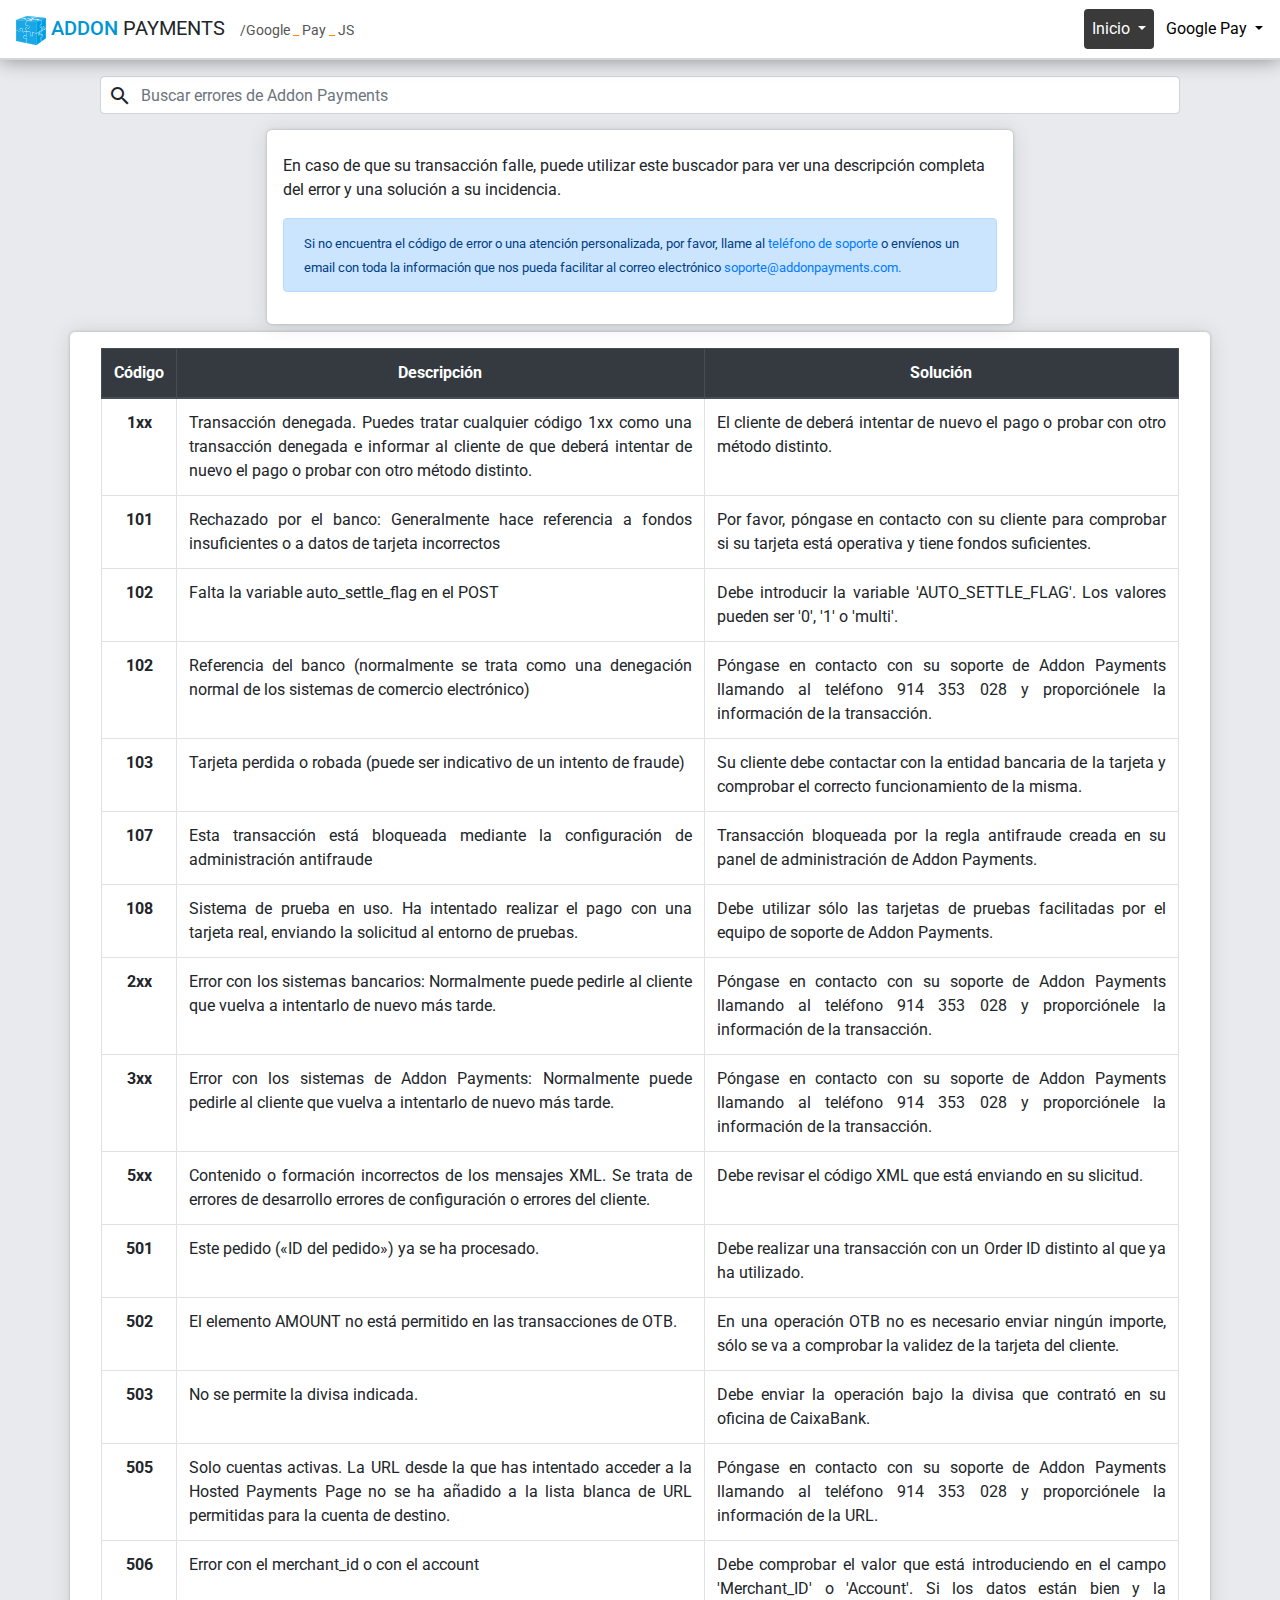
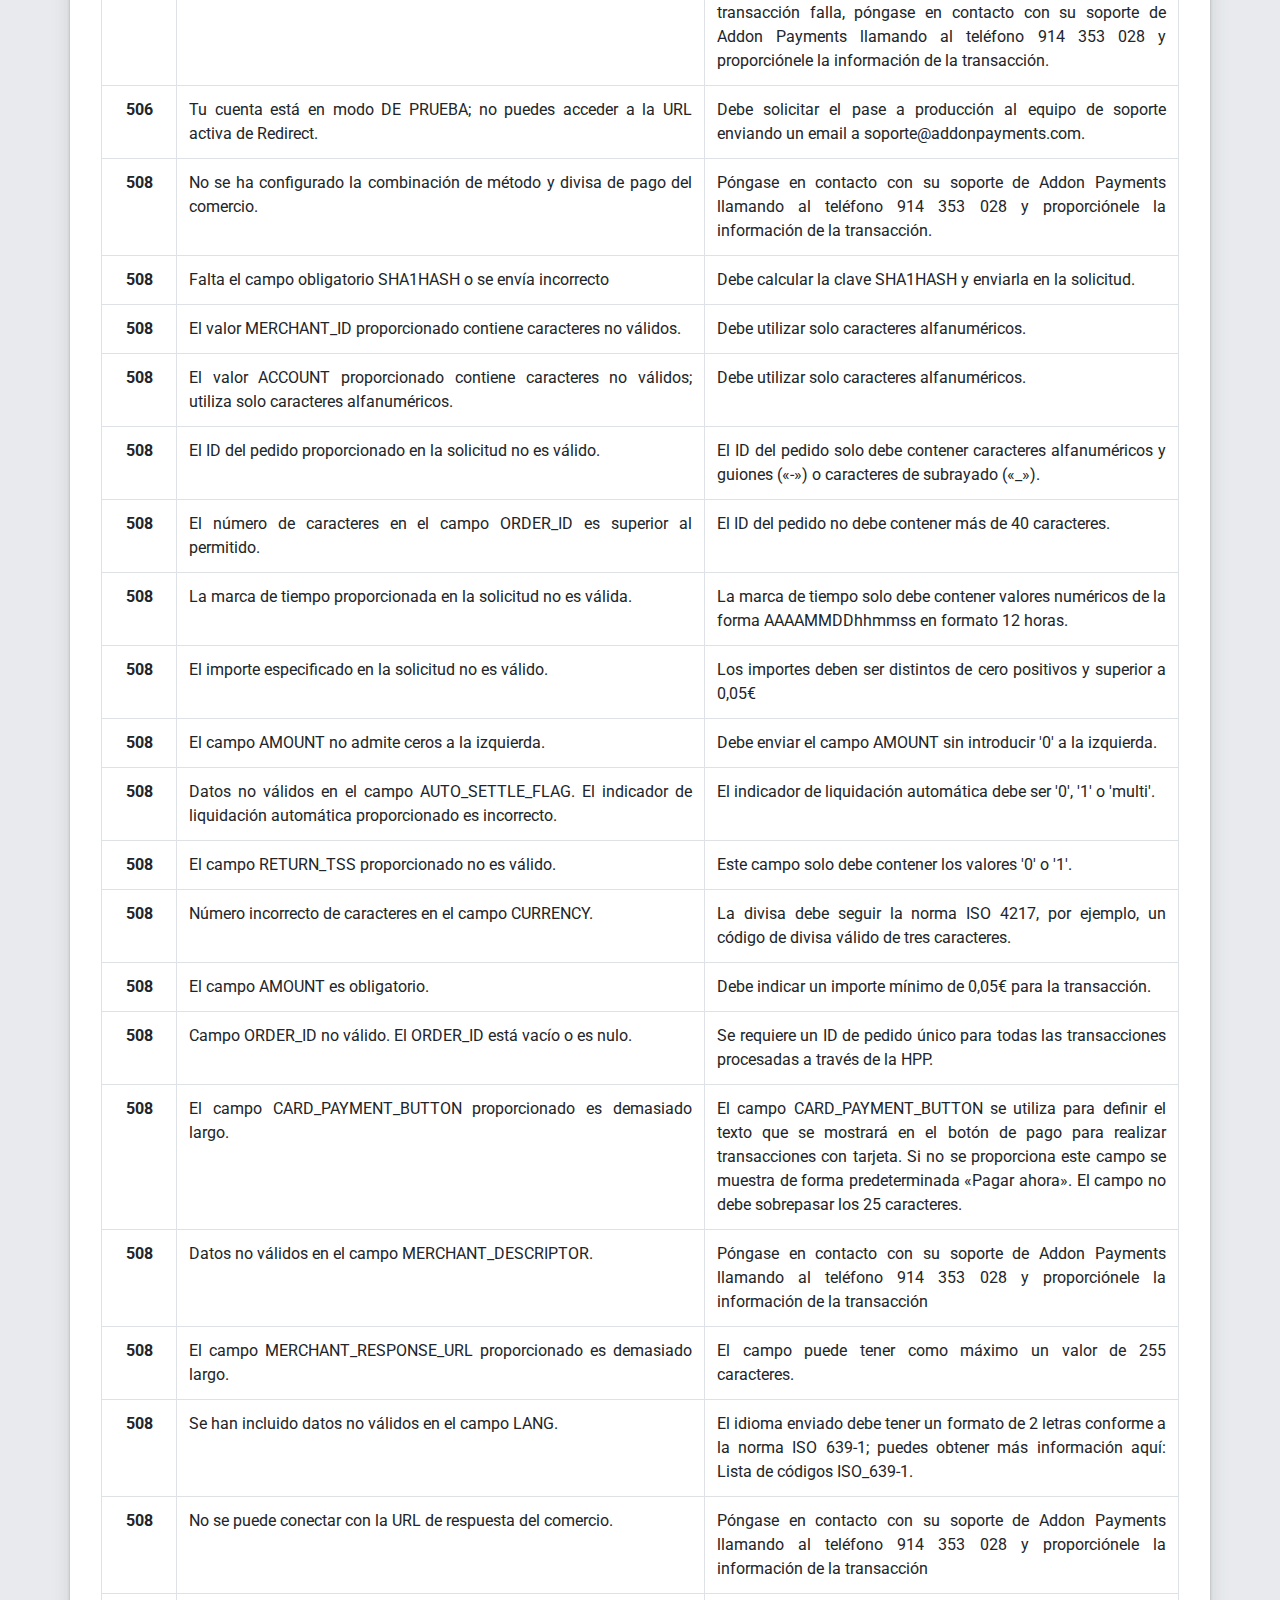
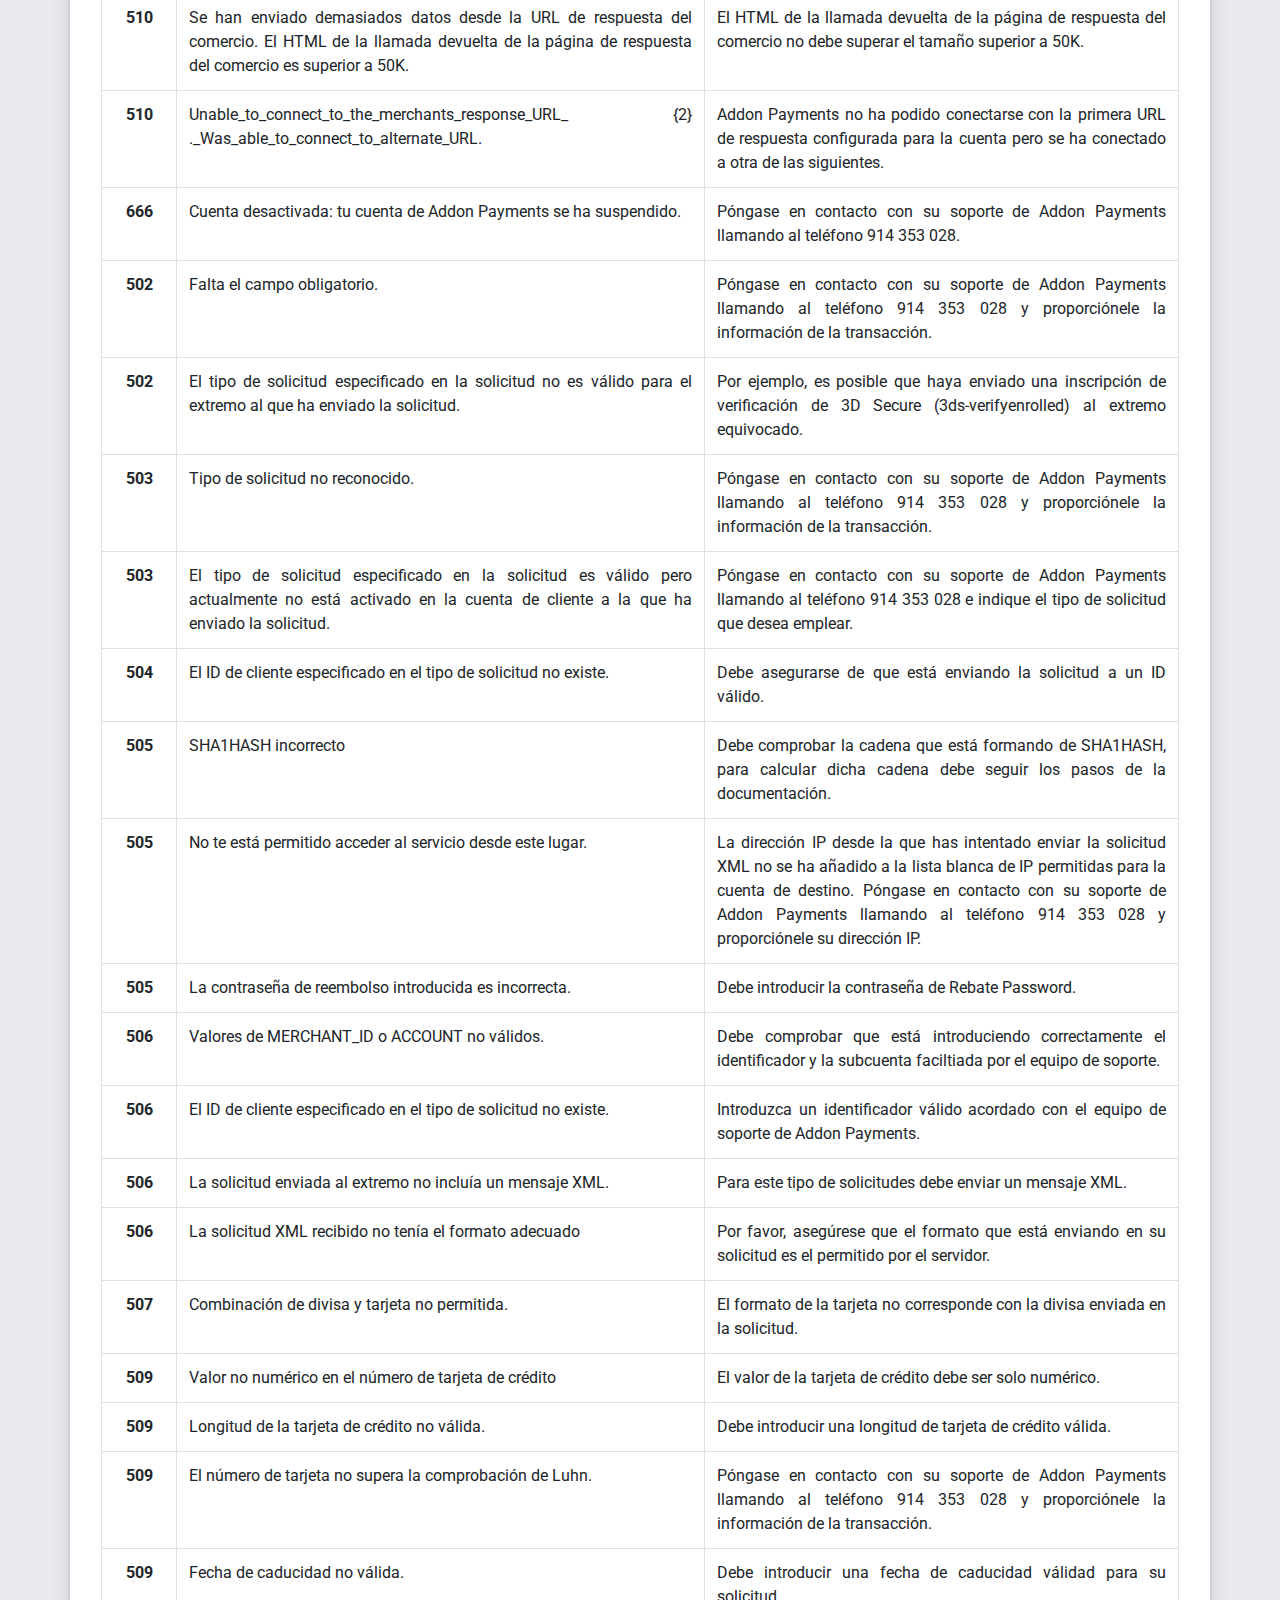
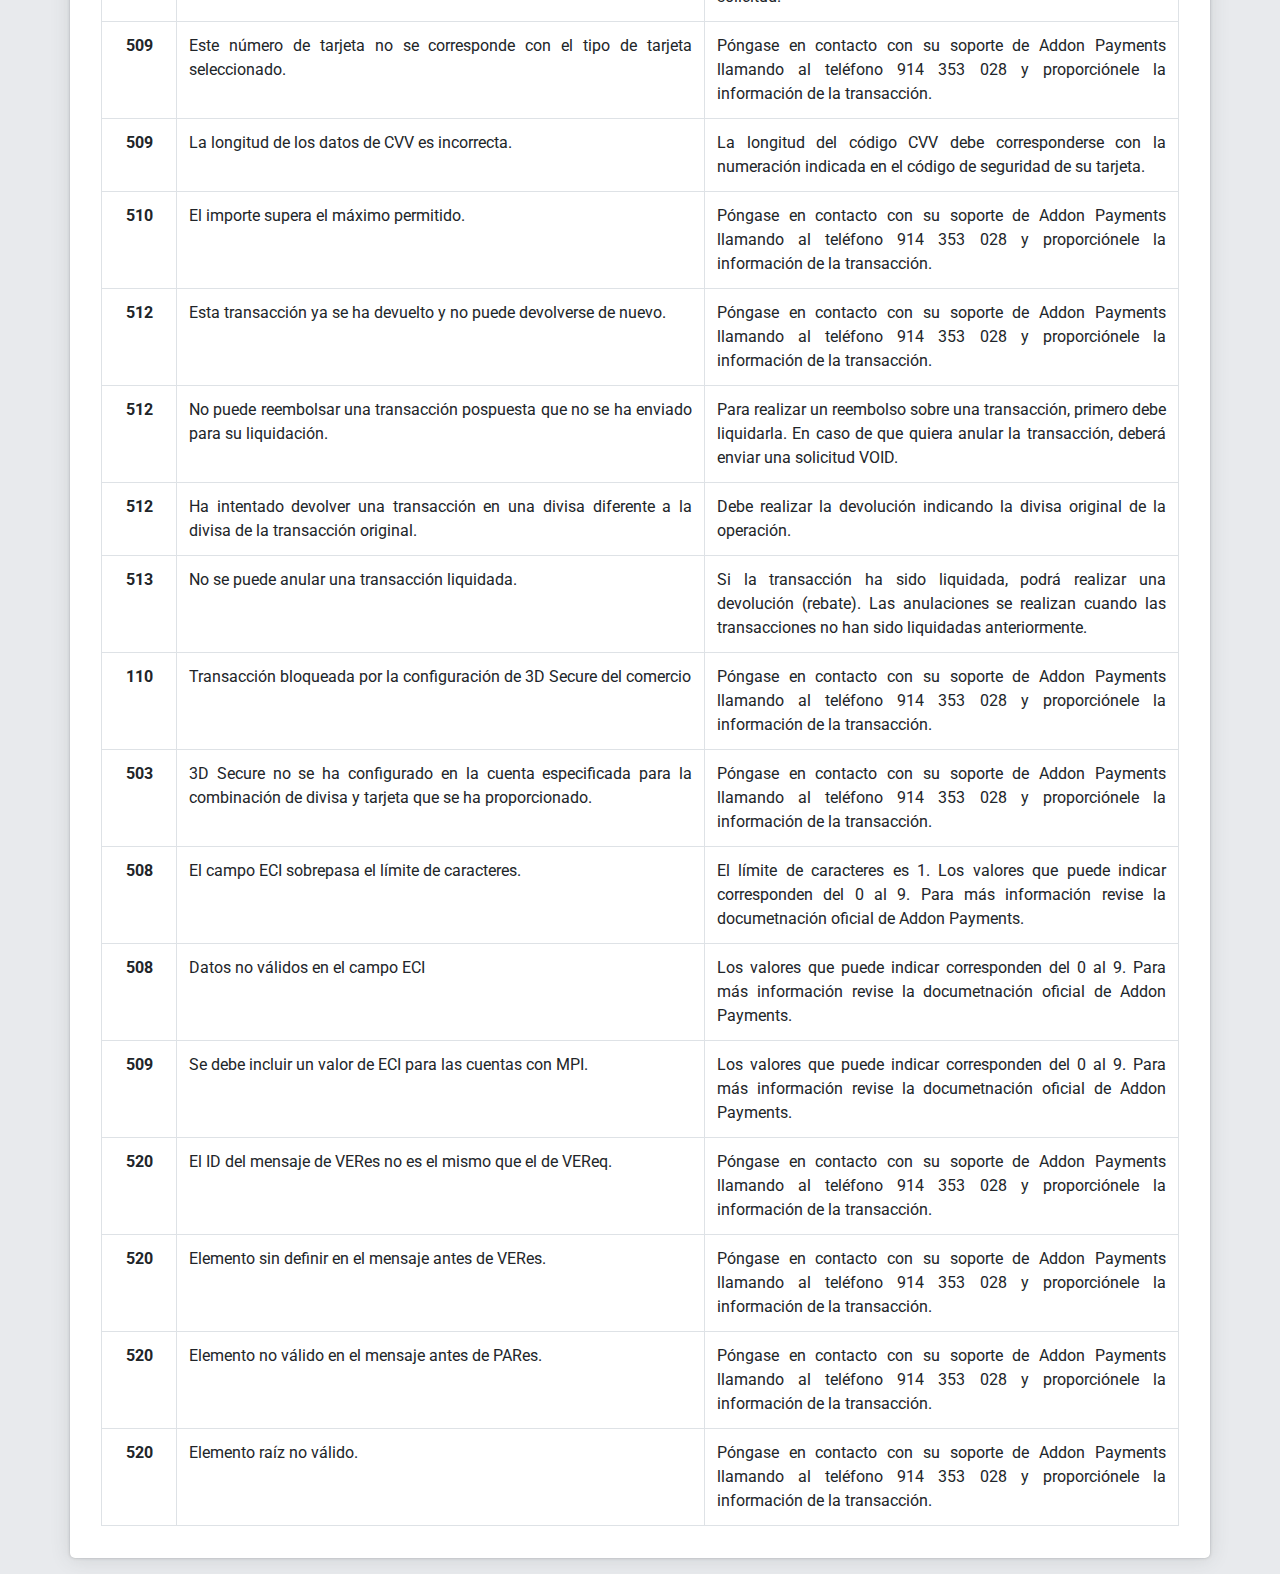
<file: test/operativa/errores.html>
<!DOCTYPE html>
<html>
    <head>
        <meta charset="UTF-8">
        <meta name="viewport" content="width=device-width, initial-scale=1">
        <meta name="author" content="Víctor Cantera">
        <link rel="icon" href="../assets/img/comercia_ico.png" type="image/x-icon"/ >
        <title>Addon Payments Google Pay</title>

        <!-- Bootstrap 4.3.1 -->
        <link rel="stylesheet" href="https://stackpath.bootstrapcdn.com/bootstrap/4.3.1/css/bootstrap.min.css" integrity="sha384-ggOyR0iXCbMQv3Xipma34MD+dH/1fQ784/j6cY/iJTQUOhcWr7x9JvoRxT2MZw1T" crossorigin="anonymous">

        <!-- CSS -->
        <link rel="stylesheet" href="../assets/css/style.css">

        <!-- Iconos -->
        <link href="https://fonts.googleapis.com/icon?family=Material+Icons" rel="stylesheet">
    </head>
    <body>
        <!-- NAVBAR -->
        <nav class="navbar navbar-expand-lg navbar-light navbar-rpdc mb-3">
            <a class="navbar-brand">
                <img src="../assets/img/log2.svg" width="30" height="30" class="img-fluid" alt="Logo Addon Payments">
                <span class="addonNav">ADDON</span> <span>PAYMENTS</span>
                <span class="d-none d-sm-none d-lg-inline d-xl-inline sdkNav">
                    <span>
                        /Google
                        <span class="barraNav">_</span>
                        Pay
                        <span class="barraNav">_</span>
                        JS
                    </span>
                </span>

            <button class="navbar-toggler" type="button" data-toggle="collapse" data-target="#navbarNav" aria-controls="navbarNav">
                <span class="navbar-toggler-icon"></span>
            </button>
          </a>
            <div class="collapse navbar-collapse" id="navbarNav">
                <ul class="navbar-nav ml-auto pl-2 pr-2">
                    <li class="nav-item ml-1 dropdown">
                        <a class="nav-link pl-2 dropdown-toggle active" href="#" id="inicio" role="button" data-toggle="dropdown" aria-haspopup="true" aria-expanded="false">
                            Inicio
                        </a>
                        <div class="dropdown-menu dropdown-menu-right" aria-labelledby="navbarDropdown">
                            <a class="dropdown-item pl-2" href="../index.html">Índice</a>
                            <a class="dropdown-item pl-2 active" href="#">Errores de Addon Payments</a>
                            <a class="dropdown-item pl-2" href="informe.html">Convertir informe</a>
                        </div>
                    </li>
                    <li class="nav-item ml-1 dropdown">
                        <a class="nav-link pl-2 dropdown-toggle" href="#" id="01-Pagos_con_tarjeta" role="button" data-toggle="dropdown" aria-haspopup="true" aria-expanded="false">
                            Google Pay
                        </a>
                        <div class="dropdown-menu dropdown-menu-right" aria-labelledby="navbarDropdown">
                            <a class="dropdown-item pl-2" href="google/googlepay.html">Operación Google Pay JS</a>
                        </div>
                    </li>
                </ul>
            </div>
        </nav>
        <!-- /NAVBAR -->

		<div class="container mb-3">
			<div class="row">
				<span class="col-lg-12">
		            <div class="">
		                <div class="col-lg-12 inner-addon left-addon">
		                    <i class="icono material-icons">search</i>
		                    <input type="text" id="buscar" placeholder="Buscar errores de Addon Payments" class="form-control">
		                </div>
		            </div>
		        </span>

	        </div>
	    </div>

        <div class="container-fluid col-lg-7 col-11 formulario p-3 mb-2 pt-4" id="desc" style="background-color: white;">
            <div>
                <p class="text-left">
                    En caso de que su transacción falle, puede utilizar este buscador para ver una descripción completa del error y una solución a su incidencia.
                </p>

                <div>
                    <p class="alert alert-primary">
                        <small>
                            Si no encuentra el código de error o una atención personalizada, por favor, llame al <a target="_blank" href="tel:914353028">teléfono de soporte</a> o envíenos un email con toda la información que nos pueda facilitar al correo electrónico <a target="_blank" href="mailto:soporte@addonpayments.com">soporte@addonpayments.com.</a>
                        </small>
                    </p>
                </div>
            </div>
        </div>
		
		<div class="container formulario" style="background-color: white;">
			<div class="p-lg-3 pb-3 mb-3 pt-4">
                <table class="table table-hover table-responsive-sm table-bordered">
                    <thead class="thead-dark">
                        <tr>
                          <th class="text-center"> Código</th>
                          <th class="text-center">Descripción</th>
                          <th class="text-center">Solución</th>
                        </tr>
                    </thead>
                    <tbody id="result">
                    </tbody>
                </table>
			</div>
		</div>



  		<script src="https://cdnjs.cloudflare.com/ajax/libs/jquery/3.3.1/jquery.min.js"></script>
        <script src="https://cdnjs.cloudflare.com/ajax/libs/popper.js/1.14.7/umd/popper.min.js"></script>
        <script src="https://stackpath.bootstrapcdn.com/bootstrap/4.3.1/js/bootstrap.min.js"></script>

    	<script>
        	$(document).ready(function(){
        		$.ajaxSetup({ cache: false });
        		$('#result').ready(function(){
         			$('#result').html('');
        			var expresion = new RegExp(buscar, "i");
        			$.getJSON('datos.json', function(data) {
        				var datos = data;
        				$.each(data, function(key, value){
            				if (value.codigo.search(expresion) != -1 || value.descripcion.search(expresion) != -1){
             					$('#result').append('<tr><th class="text-center">'+value.codigo+'</th><td class="text-justify">'+value.descripcion+'</td><td class="text-justify">'+value.solucion+'</td></tr>');
            				}

           				}); 

           				consoledatos(data);

          			});
         		});
        	});

        	function consoledatos(data){
				$('#buscar').keyup(function(){
		 			$('#result').html('');
		 			var buscar = $('#buscar').val();
					var expresion = new RegExp(buscar, "i");

					$.each(data, function(key, value){
	    				if (value.codigo.search(expresion) != -1 || value.descripcion.search(expresion) != -1){
	     					$('#result').append('<tr><th class="text-center">'+value.codigo+'</th><td class="text-justify">'+value.descripcion+'</td><td class="text-justify">'+value.solucion+'</td></tr>');
                        }
	   				});

                    if ( $('#buscar').val() === '' ) {
                        $('#desc').fadeIn( "fast" );
                    } else {
                        $('#desc').fadeOut( "fast" );
                    }

                    // En caso de que no haya ningún resultado mostrar un mensaje de aviso
                    if ( $('#result').html() === '' ) {
                        $('#result').html('<tr class="text-center"><td>--</td><td>No hay resultados para valor introducido.</td><td>--</td></tr>');
                    }

		 		});
        	}
        </script>

		
    </body>
</html>
</file>
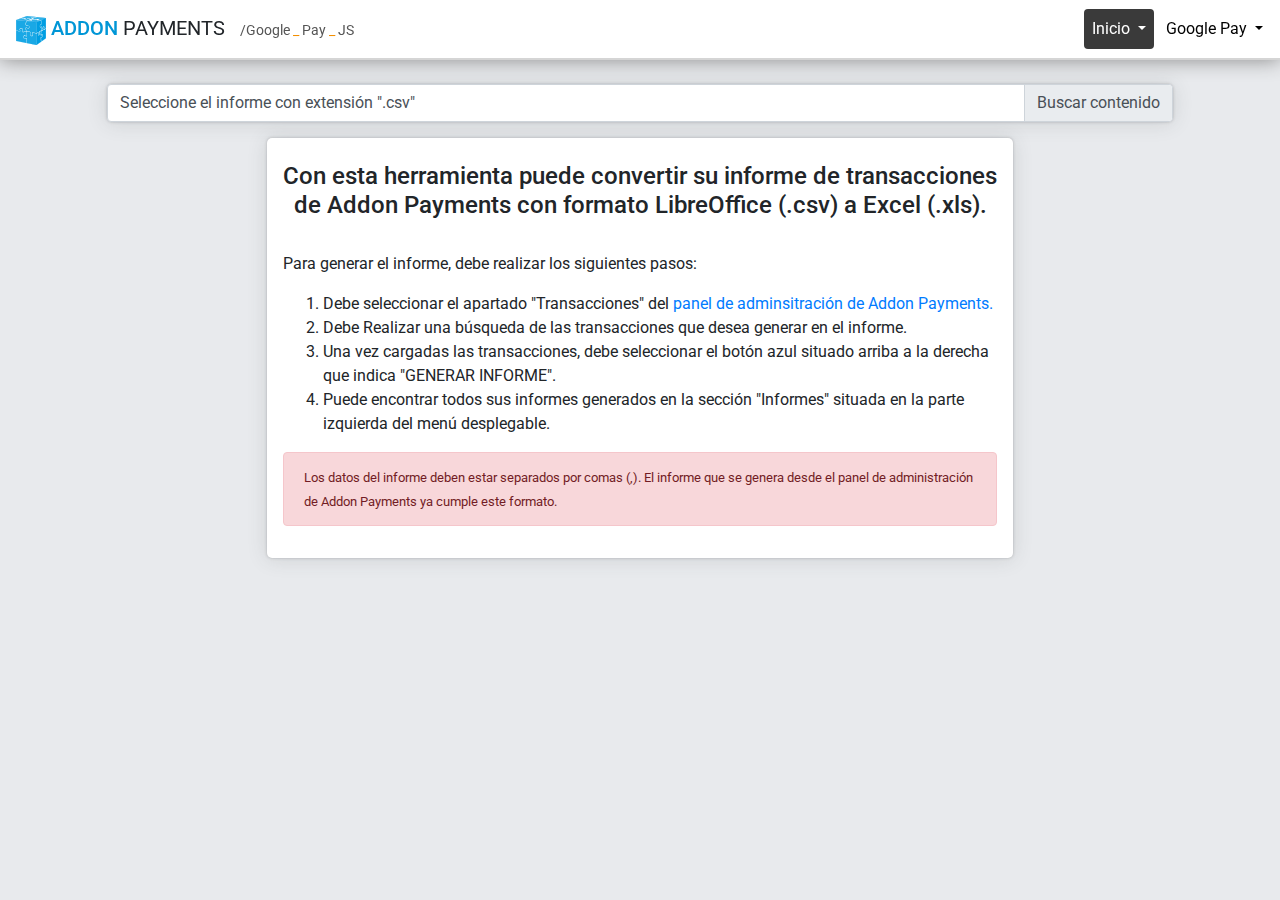
<file: test/operativa/informe.html>
<!DOCTYPE html>
<html>
    <head>
        <meta charset="UTF-8">
        <meta name="viewport" content="width=device-width, initial-scale=1">
        <meta name="author" content="Víctor Cantera">
        <link rel="icon" href="../assets/img/comercia_ico.png" type="image/x-icon"/ >
        <title>Convertir Informe de CSV a Excel</title>

        <!-- Bootstrap 4.3.1 -->
        <link rel="stylesheet" href="https://stackpath.bootstrapcdn.com/bootstrap/4.3.1/css/bootstrap.min.css" integrity="sha384-ggOyR0iXCbMQv3Xipma34MD+dH/1fQ784/j6cY/iJTQUOhcWr7x9JvoRxT2MZw1T" crossorigin="anonymous">

        <!-- CSS -->
        <link rel="stylesheet" href="../assets/css/style.css">

        <!-- Iconos -->
        <link href="https://fonts.googleapis.com/icon?family=Material+Icons" rel="stylesheet">
    </head>
    <body>
        <!-- NAVBAR -->
        <nav class="navbar navbar-expand-lg navbar-light navbar-rpdc mb-3">
            <a class="navbar-brand">
                <img src="../assets/img/log2.svg" width="30" height="30" class="img-fluid" alt="Logo Addon Payments">
                <span class="addonNav">ADDON</span> <span>PAYMENTS</span>
                <span class="d-none d-sm-none d-lg-inline d-xl-inline sdkNav">
                    <span>
                        /Google
                        <span class="barraNav">_</span>
                        Pay
                        <span class="barraNav">_</span>
                        JS
                    </span>
                </span>

            <button class="navbar-toggler" type="button" data-toggle="collapse" data-target="#navbarNav" aria-controls="navbarNav">
                <span class="navbar-toggler-icon"></span>
            </button>
          </a>
            <div class="collapse navbar-collapse" id="navbarNav">
                <ul class="navbar-nav ml-auto pl-2 pr-2">
                    <li class="nav-item ml-1 dropdown">
                        <a class="nav-link pl-2 dropdown-toggle active" href="#" id="inicio" role="button" data-toggle="dropdown" aria-haspopup="true" aria-expanded="false">
                            Inicio
                        </a>
                        <div class="dropdown-menu dropdown-menu-right" aria-labelledby="navbarDropdown">
                            <a class="dropdown-item pl-2" href="../index.html">Índice</a>
                            <a class="dropdown-item pl-2" href="errores.html">Errores de Addon Payments Tarjeta</a>
                            <a class="dropdown-item pl-2 active" href="#">Convertir informe</a>
                        </div>
                    </li>
                    <li class="nav-item ml-1 dropdown">
                        <a class="nav-link pl-2 dropdown-toggle" href="#" id="01-Pagos_con_tarjeta" role="button" data-toggle="dropdown" aria-haspopup="true" aria-expanded="false">
                            Google Pay
                        </a>
                        <div class="dropdown-menu dropdown-menu-right" aria-labelledby="navbarDropdown">
                            <a class="dropdown-item pl-2" href="googlepay/googlepay.html">Operación Google Pay JS</a>
                        </div>
                    </li>
                </ul>
            </div>
        </nav>
        <!-- /NAVBAR -->

		<div class="container-fluid">
			<div class="row">

				<div class="col-lg-12">
					<div class="row justify-content-around">
						<div class="custom-file col-lg-10 mb-3 m-2 formulario" id="customFile">
						  <input type="file" class="custom-file-input" id="csvFileInput" onchange="handleFiles(this.files)" accept=".csv">
						  <label class="custom-file-label">Seleccione el informe con extensión ".csv"</label>
						</div>
					</div>
				</div>

				<br>

                <div class="container-fluid col-lg-7 col-11 formulario p-3 mb-2 pt-4" id="desc" style="background-color: white;">
                    <div>
                        <h4 style="display: block;" class="text-center">
                            Con esta herramienta puede convertir su informe de transacciones de Addon Payments con formato LibreOffice (.csv) a Excel (.xls).
                        </h4>
                        <br>
                        <p class="text-left">
                            Para generar el informe, debe realizar los siguientes pasos:
                            <ul class="text-left" style="list-style: decimal;">
                                <li>
                                    Debe seleccionar el apartado "Transacciones" del <a target="_blank" href="https://admin.sandbox.addonpayments.com">panel de adminsitración de Addon Payments.</a>
                                </li>
                                <li>
                                   Debe Realizar una búsqueda de las transacciones que desea generar en el informe.
                                </li>
                                <li>
                                   Una vez cargadas las transacciones, debe seleccionar el botón azul situado arriba a la derecha que indica "GENERAR INFORME".
                                </li>
                                <li>
                                   Puede encontrar todos sus informes generados en la sección "Informes" situada en la parte izquierda del menú desplegable.
                                </li>
                            </ul>

                            <div>
                                <p class="alert alert-danger">
                                    <small>
                                        Los datos del informe deben estar separados por comas (,). El informe que se genera desde el panel de administración de Addon Payments ya cumple este formato.
                                    </small>
                                </p>
                            </div>
                        </p>
                    </div>
                </div>

				<div class="container-fluid col-lg-10 col-11 formulario mb-2" id="info" style="background-color: white;">
					<div class="p-2 pt-4">

                        <div class="col-lg-12 mb-4">
                            <div class="row">

                                <div class="col-lg-9 text-center d-flex align-content-around flex-wrap">
                                    <h5>Se han encontrado <span id="datosMostrar"></span> transacciones</h5>
                                </div>

                                <div class="col-lg-3">
                                    <div id="btnEx">
                                        <button id="btnExport" class="btn btn-success btn-block" onclick="fnExcelReport();">Exportar a excel</button>
                                    </div>
                                </div>
                            </div>
                        </div>

                        <div id="tabla" style="border: 1px solid #00000040; border-bottom: 0px;"></div>

					</div>

				</div>

			</div>
			<iframe id="txtArea1" style="display:none"></iframe>
		</div>



  		<script src="https://cdnjs.cloudflare.com/ajax/libs/jquery/3.3.1/jquery.min.js"></script>
        <script src="https://cdnjs.cloudflare.com/ajax/libs/popper.js/1.14.7/umd/popper.min.js"></script>
        <script src="https://stackpath.bootstrapcdn.com/bootstrap/4.3.1/js/bootstrap.min.js"></script>

    	<script>
            $('#info').hide();

			function handleFiles(files) {
            	// Check for the various File API support.
            	if (window.FileReader) {
                	// FileReader are supported.
                	getAsText(files[0]);
            	} else {
                	alert('FileReader no está soportado por este navegador.');
            	}
            }

            function getAsText(fileToRead) {
            	var reader = new FileReader();
            	// Read file into memory as UTF-8      
            	reader.readAsText(fileToRead);
            	// Handle errors load
            	reader.onload = loadHandler;
            	reader.onerror = errorHandler;
            }

            function loadHandler(event) {
             	var csv = event.target.result;
            	processData(csv);
            }

            function processData(csv) {
                var datos = csv.split(/\r?\n|\r/);
                var table_data = '<table id="tabla2" class="text-center table-striped table table-hover table-responsive table-responsive-sm table-bordered table-sm">';
                $('#datosMostrar').html(datos.length - 2);
                for(var count = 0; count<datos.length; count++){
                    var cell_data = datos[count].split(',');
                    table_data += '<tr>';

                    for(var cell_count=0; cell_count<cell_data.length; cell_count++){
                        if(count === 0){
                            table_data += '<th>'+cell_data[cell_count]+'</th>';
                        }else{
                            table_data += '<td>'+cell_data[cell_count].replace(/"/g, '')+'</td>';
                        }
                    }
                    table_data += '</tr>';
                }

                table_data += '</table>';

                $('#tabla').html(table_data);

                $('#info').css('display', 'block');
                $('#desc').css('display', 'none');

            }

            function errorHandler(evt) {
            	if(evt.target.error.name == "NotReadableError") {
                	alert("Canno't read file !");
            	}
            }

			function fnExcelReport(){
			    var tab_text="<table><tr>";
			    var textRange; var j=0;
			    tab = document.getElementById('tabla2'); // ID de la tabla

			    for(j = 0 ; j < tab.rows.length ; j++){     
			    	tab_text=tab_text+tab.rows[j].innerHTML+"</tr>";
			    }

			    tab_text=tab_text+"</table>";
			    tab_text= tab_text.replace(/<A[^>]*>|<\/A>/g, ""); // En caso de que hubieran enlaces los eliminamos
			    tab_text= tab_text.replace(/<img[^>]*>/gi,""); // En caso de que hubieran imágenes las eliminamos
			    tab_text= tab_text.replace(/<input[^>]*>|<\/input>/gi, ""); // Eliminamos los parámetros de los inputs

			    var ua = window.navigator.userAgent;
			    var msie = ua.indexOf("MSIE "); 

			    if (msie > 0 || !!navigator.userAgent.match(/Trident.*rv\:11\./)) { // Si es Internet Explorer
			        txtArea1.document.open("txt/html","replace");
			        txtArea1.document.write(tab_text);
			        txtArea1.document.close();
			        txtArea1.focus(); 
			        sa=txtArea1.document.execCommand("SaveAs",true,"Reporte.xls");
			    } else { // Otros navegadores
			        sa = window.open('data:application/vnd.ms-excel;charset=utf-8,%EF%BB%BF'+ encodeURIComponent(tab_text));  
			    }

				return (sa);
			}

		</script>

		
    </body>
</html>
</file>
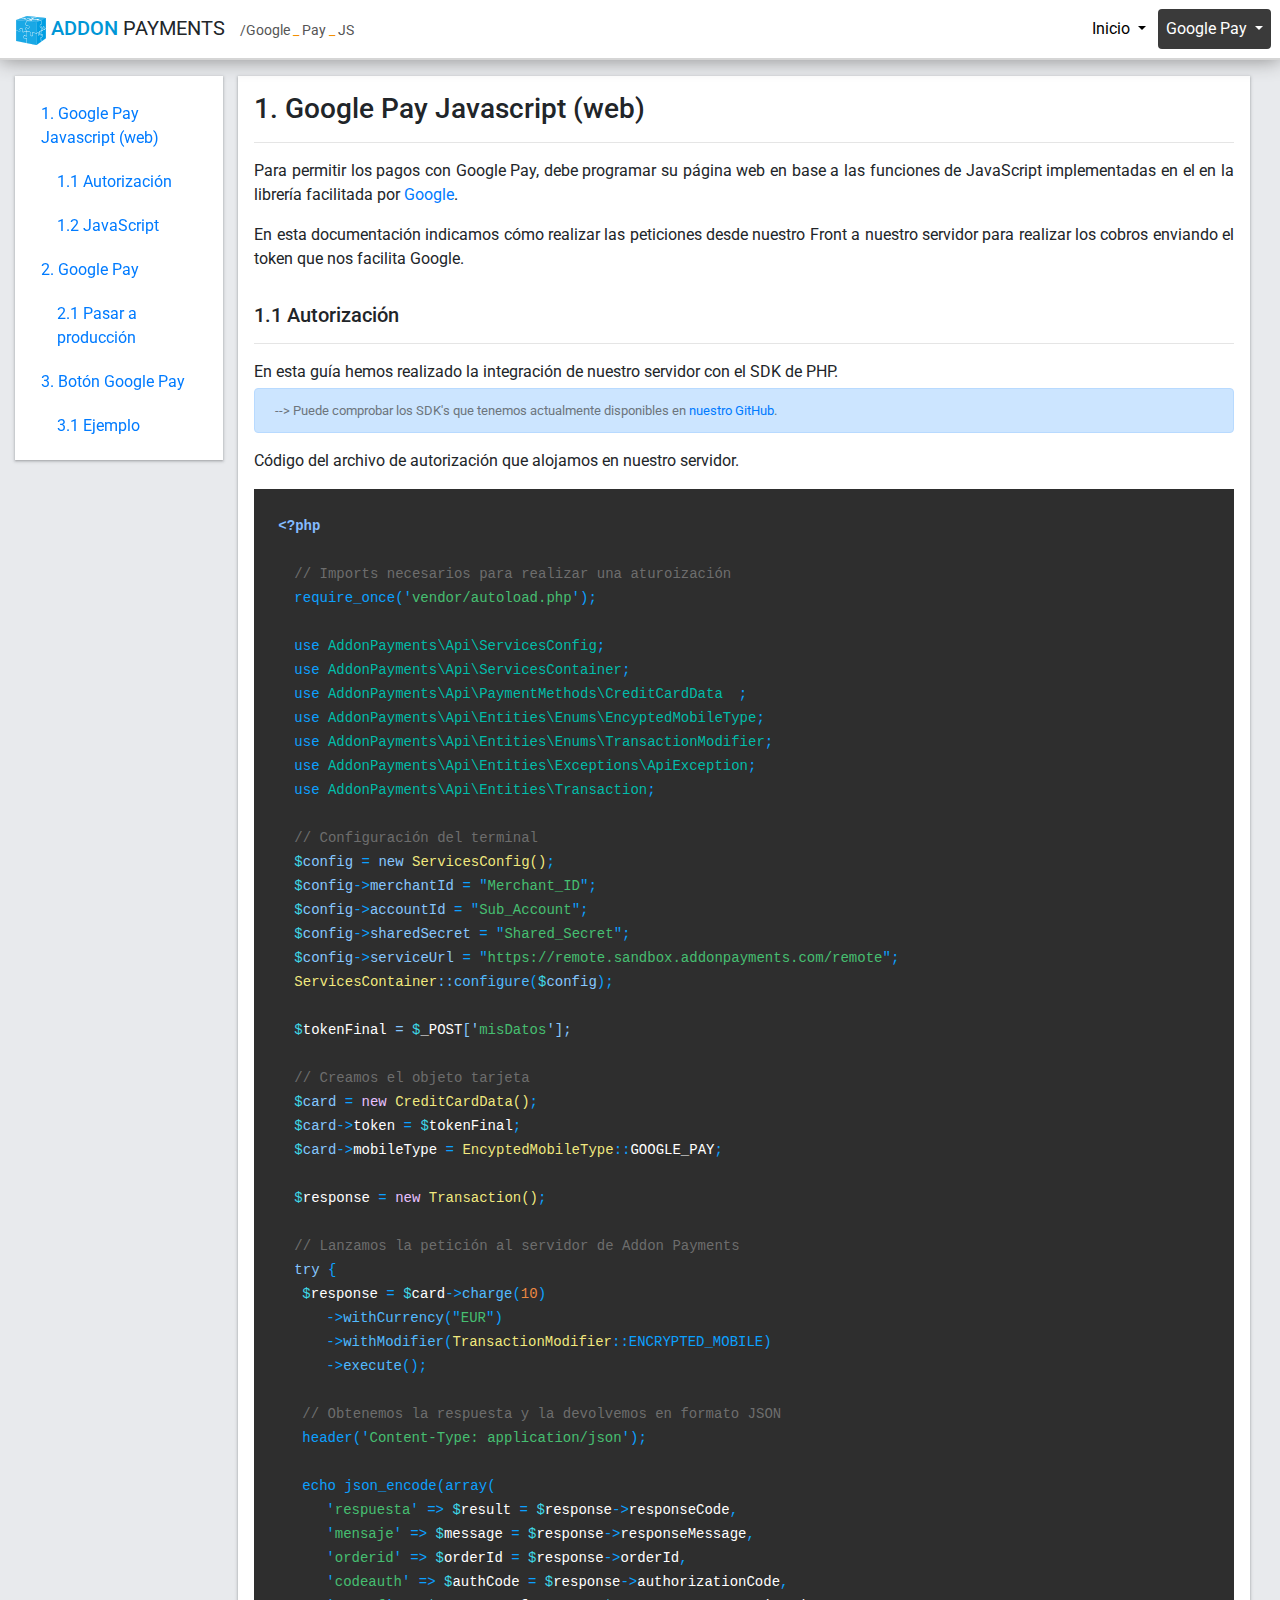
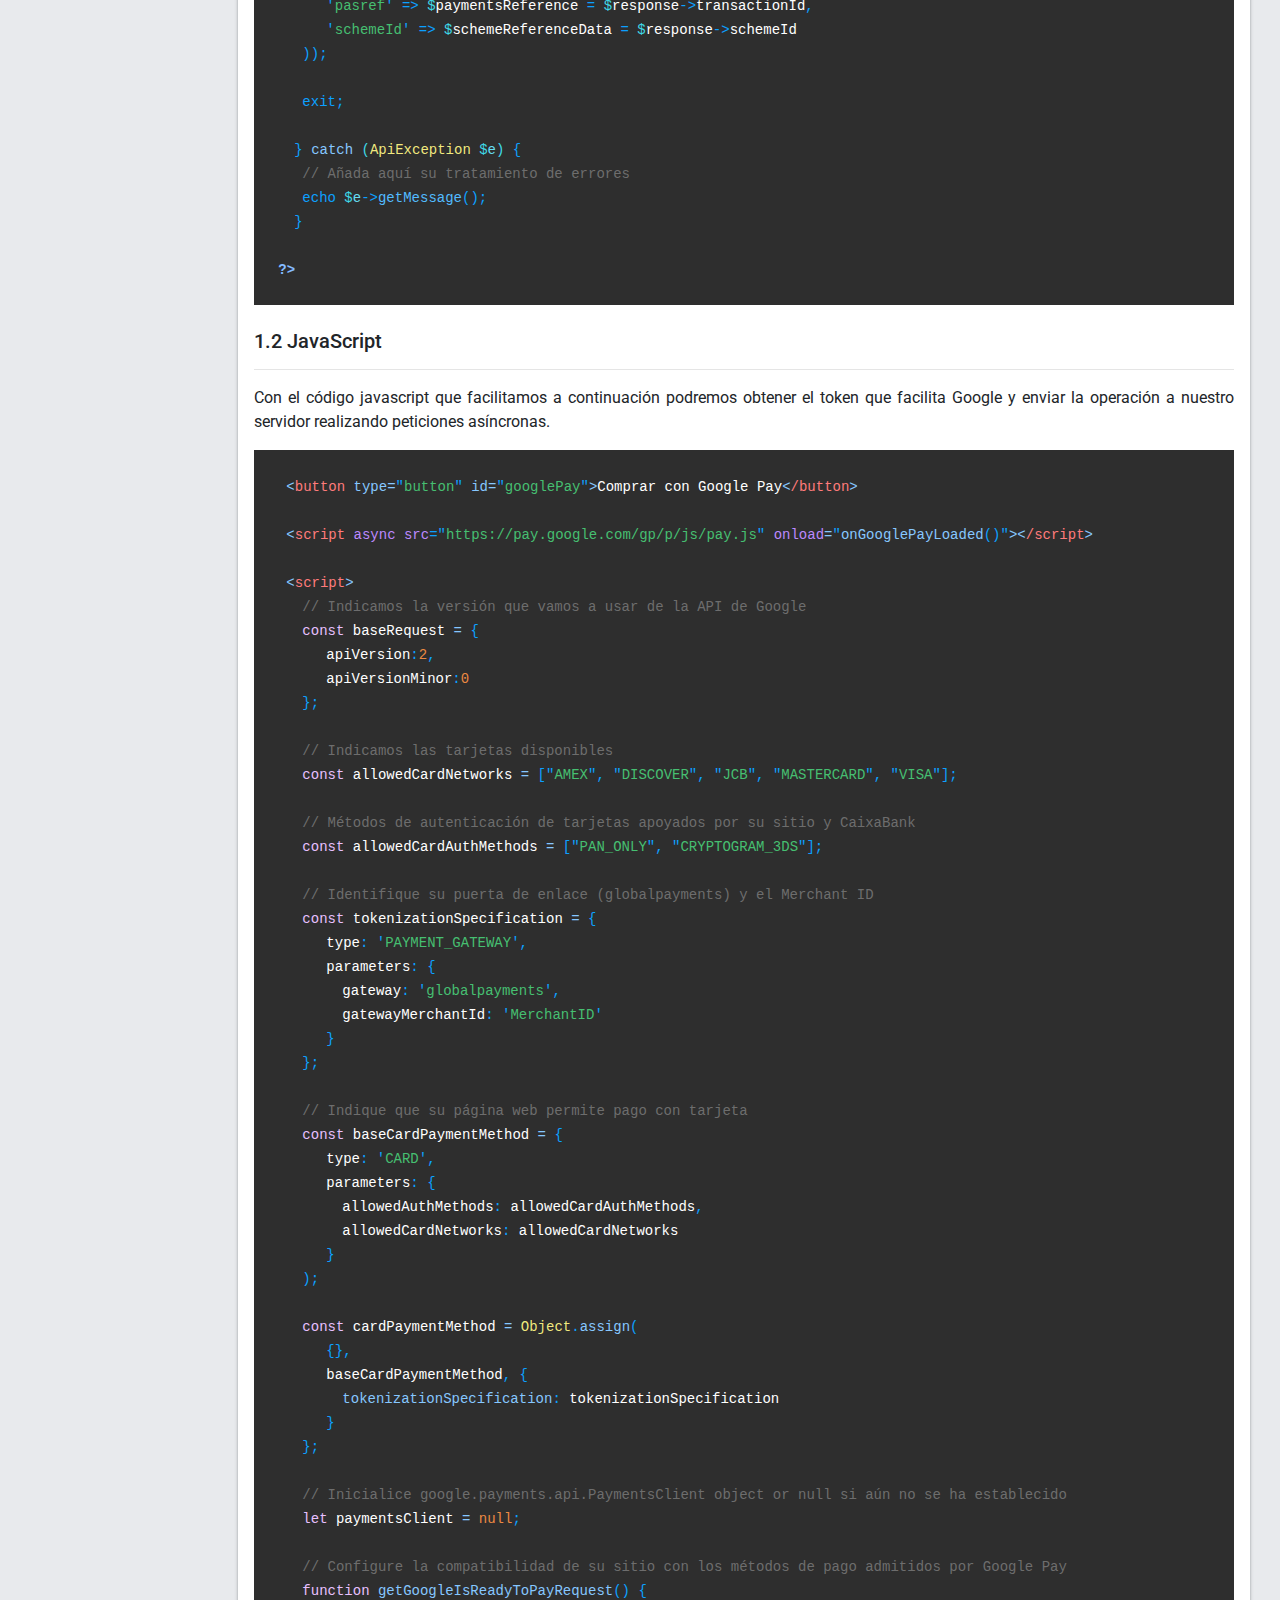
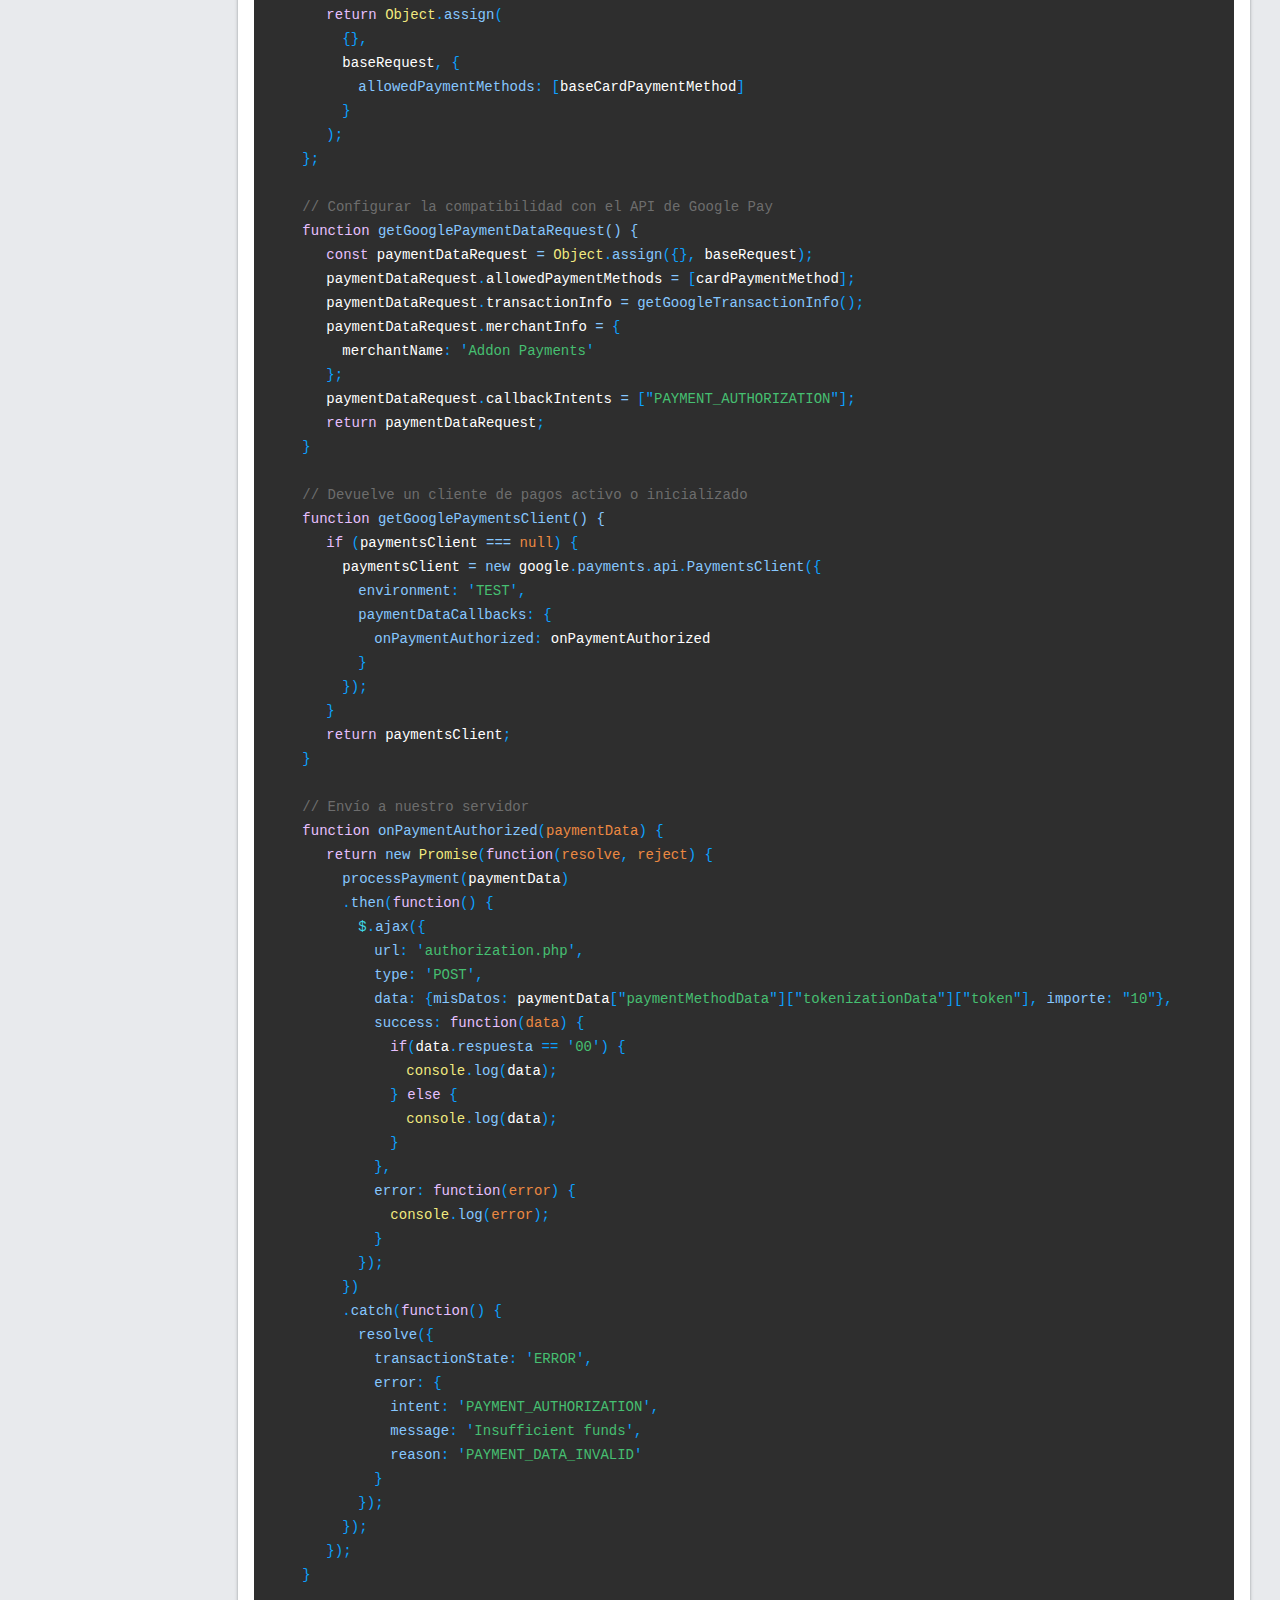
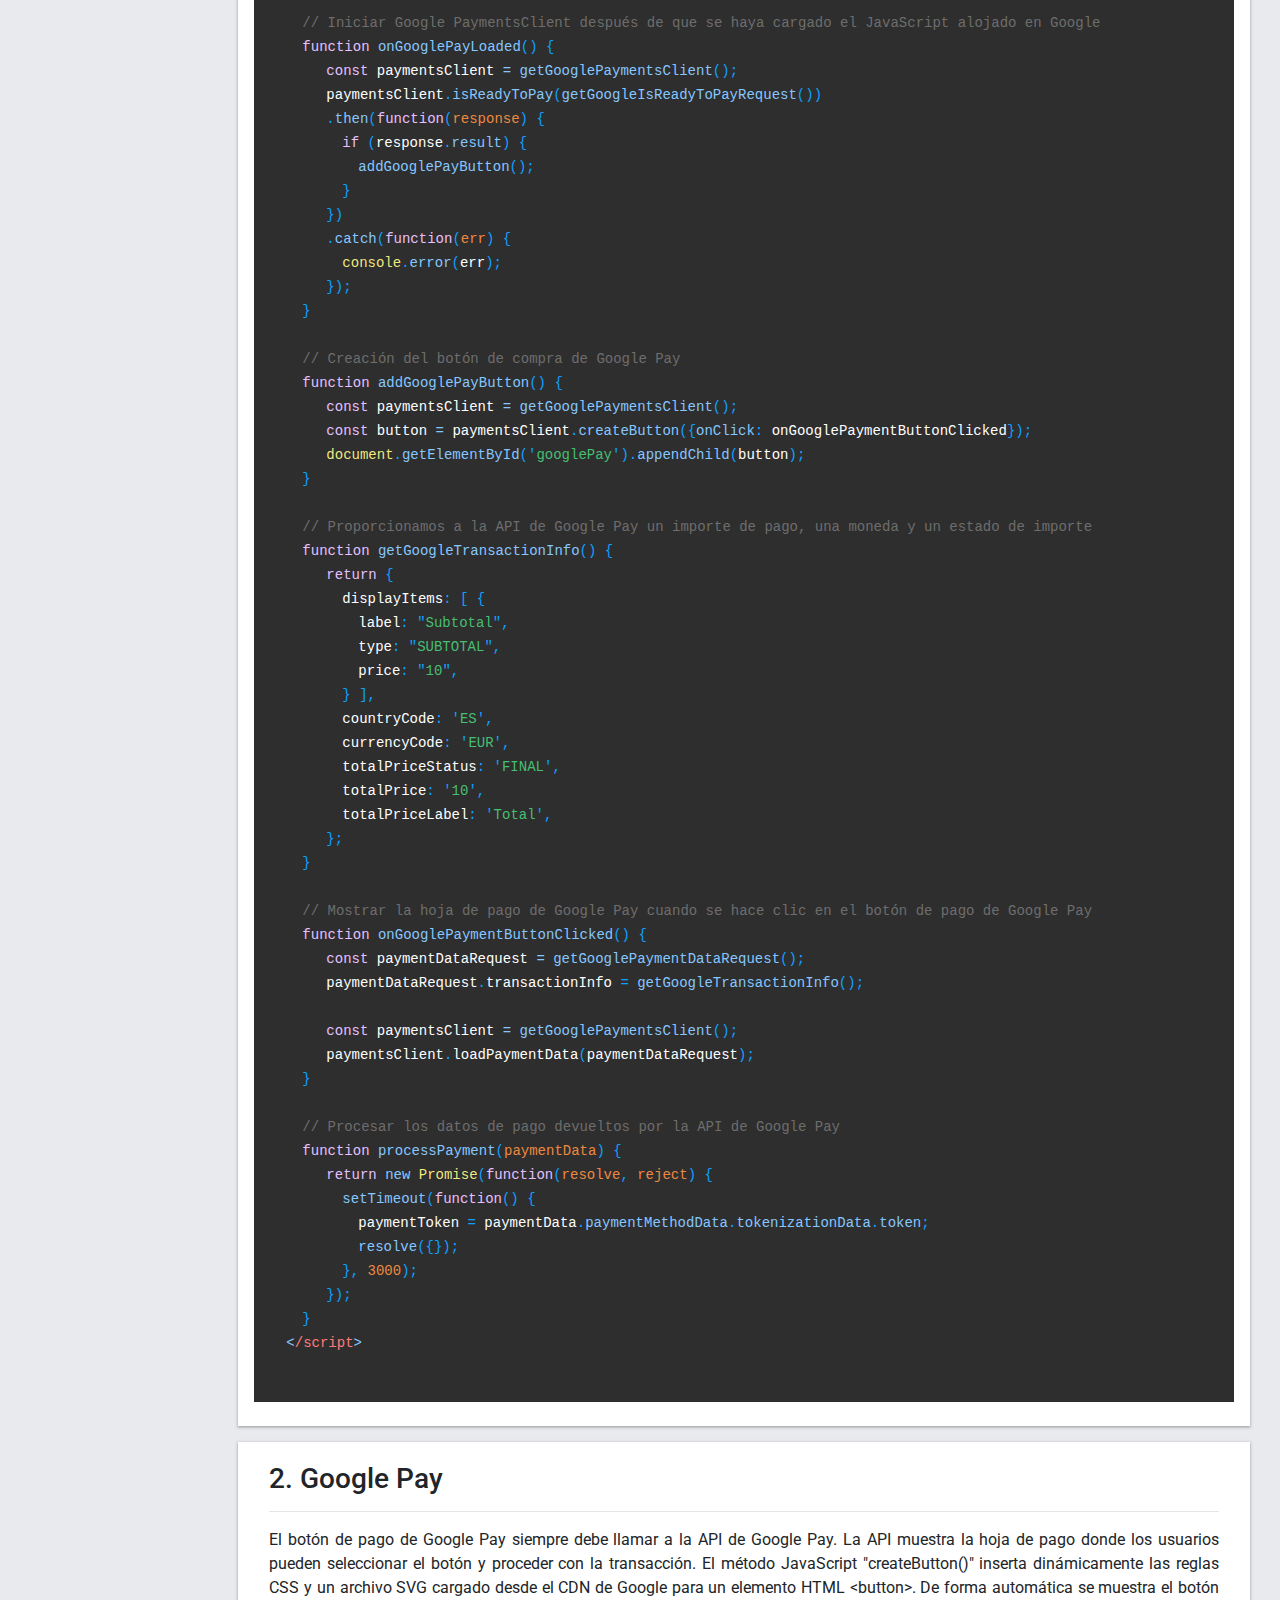
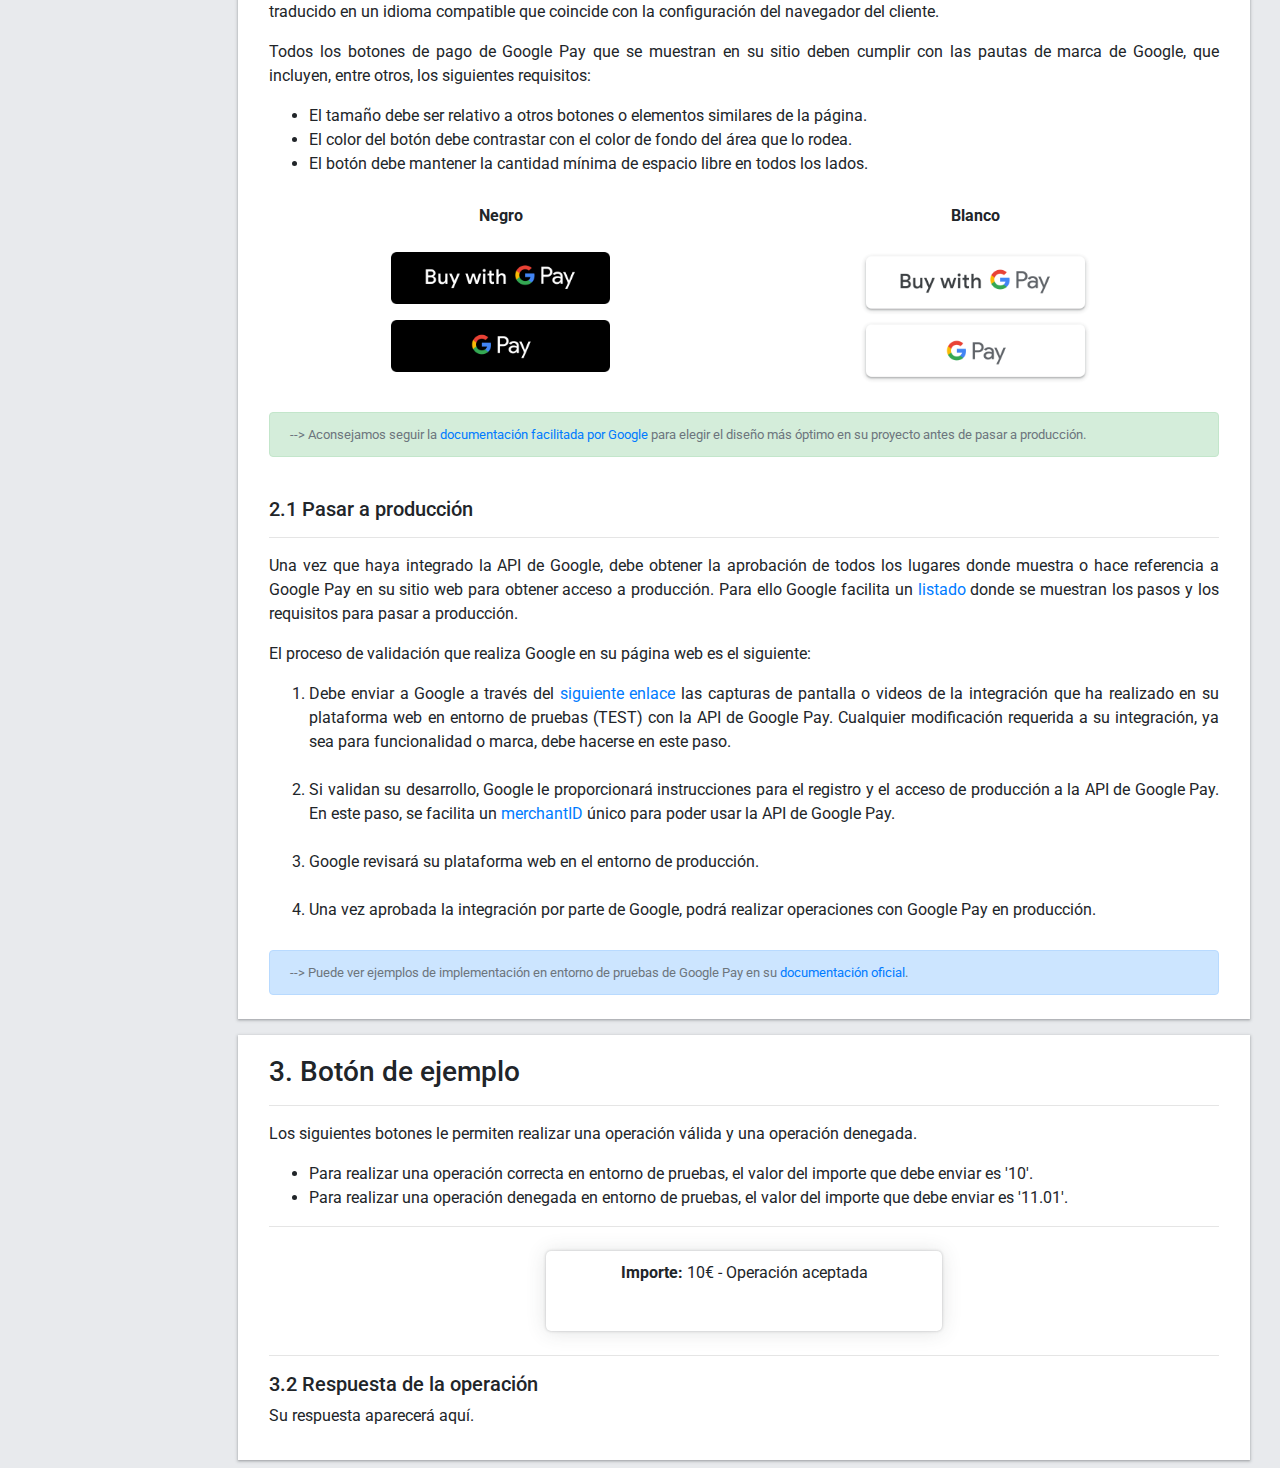
<file: test/operativa/googlepay/googlepay.html>
<!DOCTYPE html>
<html>
    <head>
        <meta charset="UTF-8">
        <meta name="viewport" content="width=device-width, initial-scale=1">
        <meta name="author" content="Víctor Cantera">
        <link rel="icon" href="../../assets/img/comercia_ico.png" type="image/x-icon"/ >
        <title>Operativa Google Pay JS</title>
        <script src="https://cdnjs.cloudflare.com/ajax/libs/jquery/3.3.1/jquery.min.js"></script>
        <script src="../../assets/js/javascript.js"></script>

        <!-- Bootstrap 4.3.1 -->
        <link rel="stylesheet" href="https://stackpath.bootstrapcdn.com/bootstrap/4.3.1/css/bootstrap.min.css" integrity="sha384-ggOyR0iXCbMQv3Xipma34MD+dH/1fQ784/j6cY/iJTQUOhcWr7x9JvoRxT2MZw1T" crossorigin="anonymous">

        <!-- CSS -->
        <link rel="stylesheet" href="../../assets/css/style.css">

        <script async src="https://pay.google.com/gp/p/js/pay.js" onload="onGooglePayLoaded()"></script>
    </head>

    <body>
        <!-- NAVBAR -->
        <nav class="navbar navbar-expand-lg navbar-light navbar-rpdc mb-3">
            <a class="navbar-brand">
                <img src="../../assets/img/log2.svg" width="30" height="30" class="img-fluid" alt="Logo Addon Payments">
                <span class="addonNav">ADDON</span> <span>PAYMENTS</span>
                <span class="d-none d-sm-none d-lg-inline d-xl-inline sdkNav">
                    <span>
                        /Google
                        <span class="barraNav">_</span>
                        Pay
                        <span class="barraNav">_</span>
                        JS
                    </span>
                </span>

            <button class="navbar-toggler" type="button" data-toggle="collapse" data-target="#navbarNav" aria-controls="navbarNav">
                <span class="navbar-toggler-icon"></span>
            </button>
          </a>
            <div class="collapse navbar-collapse" id="navbarNav">
                <ul class="navbar-nav ml-auto pl-2 pr-2">
                    <li class="nav-item dropdown">
                        <a class="nav-link pl-2 dropdown-toggle" href="#" role="button" data-toggle="dropdown" aria-haspopup="true" aria-expanded="false">
                          Inicio
                        </a>
                        <div class="dropdown-menu dropdown-menu-right" aria-labelledby="navbarDropdown">
                            <a class="dropdown-item pl-2" href="../../index.html">Índice</a>
                            <a class="dropdown-item pl-2" href="../errores.html">Errores de Addon Payments</a>
                            <a class="dropdown-item pl-2" href="../informe.html">Convertir informe</a>
                        </div>
                    </li>
                    <li class="nav-item ml-1 dropdown">
                        <a class="nav-link pl-2 dropdown-toggle active" href="#" role="button" data-toggle="dropdown" aria-haspopup="true" aria-expanded="false">
                            Google Pay
                        </a>
                        <div class="dropdown-menu dropdown-menu-right" aria-labelledby="navbarDropdown">
                            <a class="dropdown-item pl-2 active" href="#">Operación Google Pay JS</a>
                        </div>
                    </li>
                </ul>
            </div>
        </nav>
        <!-- /NAVBAR -->
        
        <div class="col-lg-12"> 
            <div id="contenidoComun" class="container-fluid">
                <div class="row">

                    <!-- Menú lateral -->
                    <div class="col-lg-2 sticky-top d-none d-sm-none d-lg-block d-xl-block MenuLateral">

                        <!-- Barra de progreso -->
                        <div class="progress-bar" id="progreso"></div>
                        <!-- /Barra de progreso -->

                        <nav class="navbar sticky-top navbar-light" style="padding: 0px;">
                            <nav class="nav nav-pills flex-column">
                                <a class="nav-link" href="#api">1. Google Pay Javascript (web)</a>
                                <nav>
                                  <a class="nav-link ml-3 my-1" href="#codigoPhp">1.1 Autorización</a>
                                  <a class="nav-link ml-3 my-1" href="#codigoJs">1.2 JavaScript</a>
                                </nav>
                                <a class="nav-link" href="#gpay2">2. Google Pay</a>
                                <nav class="nav nav-pills flex-column">
                                  <a class="nav-link ml-3 my-1" href="#paspro">2.1 Pasar a producción</a>
                                </nav>
                                <a class="nav-link" href="#btnGooglePay">3. Botón Google Pay</a>
                                <nav class="nav nav-pills flex-column">
                                    <a class="nav-link ml-3 my-1" href="#btnGooglePay">3.1 Ejemplo</a>
                                </nav>
                            </nav>
                        </nav>
                    </div>
                    <!-- /Menú lateral -->

                    <!-- Contenido común -->
                    <div class="col-lg-10" >

						<!-- Punto 1-->
						<div class="contenedor">
							<div class="pl-3 pt-3 pr-3 pb-4 mb-3 text-justify">
								<h3 id="api" class="titulo">
									1. Google Pay Javascript (web)
								</h3>
								<hr>

								<p>
                                    Para permitir los pagos con Google Pay, debe programar su página web en base a las funciones de JavaScript implementadas en el en la librería facilitada por <a href="https://pay.google.com/gp/p/js/pay.js">Google</a>.
                                </p>
                                <p>
                                    En esta documentación indicamos cómo realizar las peticiones desde nuestro Front a nuestro servidor para realizar los cobros enviando el token que nos facilita Google.
                                </p>
    
								<h5 class="pt-3" id="codigoPhp">1.1 Autorización</h5>

								<hr>

                                <p>
                                    En esta guía hemos realizado la integración de nuestro servidor con el SDK de PHP.
                                    <small class="form-text text-muted alert alert-primary">
                                        --&gt; Puede comprobar los SDK's que tenemos actualmente disponibles en <a target="_blank" href="https://github.com/addonpayments">nuestro GitHub</a>.
                                    </small>
                                </p>

                                <p>
                                    Código del archivo de autorización que alojamos en nuestro servidor.
                                </p>

                                <div class="p-4 panelCode">
                                    <code>
                                        <b>
                                            <span class="etiqueta">&lt;?php</span>
                                        </b>
                                        <br>
                                        <br>
                                            <span class="pl-3 comments">// Imports necesarios para realizar una aturoización</span>
                                        <br>
                                            <span class="pl-3 require">require_once('</span><span class="green">vendor/autoload.php</span><span class="require">');</span>
                                        <br>
                                        <br>
                                            <span class="pl-3 require">use </span><span class="imports">AddonPayments\Api\ServicesConfig</span><span class="require">;</span>
                                        <br>
                                            <span class="pl-3 require">use </span><span class="imports">AddonPayments\Api\ServicesContainer</span><span class="require">;</span>
                                        <br>
                                            <span class="pl-3 require">use </span><span class="imports">AddonPayments\Api\PaymentMethods\CreditCardData</span><span class="pl-3 require">;</span>
                                        <br>
                                            <span class="pl-3 require">use </span><span class="imports">AddonPayments\Api\Entities\Enums\EncyptedMobileType</span><span class="require">;</span>
                                        <br>
                                            <span class="pl-3 require">use </span><span class="imports">AddonPayments\Api\Entities\Enums\TransactionModifier</span><span class="require">;</span>
                                        <br>
                                            <span class="pl-3 require">use </span><span class="imports">AddonPayments\Api\Entities\Exceptions\ApiException</span><span class="require">;</span>
                                        <br>
                                            <span class="pl-3 require">use </span><span class="imports">AddonPayments\Api\Entities\Transaction</span><span class=" require">;</span>
                                        <br>
                                        <br>
                                            <span class="pl-3 comments">// Configuración del terminal</span>
                                        <br>
                                            <span class="pl-3">$</span><span class="new">config</span> <span class="require">=</span> <span class="new">new</span> <span class="yellow">ServicesConfig()</span><span class="require">;</span>
                                        <br>
                                            <span class="pl-3">$</span><span class="new">config</span><span class="require">-></span><span class="new">merchantId</span> <span class="require">= "</span><span class="green">Merchant_ID</span><span class="require">";</span>
                                        <br>
                                            <span class="pl-3">$</span><span class="new">config</span><span class="require">-></span><span class="new">accountId</span> <span class="require">= "</span><span class="green">Sub_Account</span><span class="require">";</span>
                                        <br>
                                            <span class="pl-3">$</span><span class="new">config</span><span class="require">-></span><span class="new">sharedSecret</span> <span class="require">= "</span><span class="green">Shared_Secret</span><span class="require">";</span>
                                        <br>
                                            <span class="pl-3">$</span><span class="new">config</span><span class="require">-></span><span class="new">serviceUrl</span> <span class="require">= "</span><span class="green">https://remote.sandbox.addonpayments.com/remote</span><span class="require">";</span>
                                        <br>
                                            <span class="pl-3 yellow">ServicesContainer</span><span class="configure">::configure</span><span class="require">(</span>$<span class="new">config</span><span class="require">);</span>
                                        <br>
                                        <br>
                                            <span class="pl-3">$</span><span class="white">tokenFinal </span><span class="new">= </span>$<span class="white">_POST</span><span class="new">['</span><span class="green">misDatos</span><span class="new">'];</span>
                                        <br>
                                        <br>
                                            <span class="pl-3 comments">// Creamos el objeto tarjeta</span>
                                        <br>
                                            <span class="pl-3">$</span><span class="new">card</span> <span class="require">= </span><span class="purple">new</span> <span class="yellow">CreditCardData()</span><span class="require">;</span>
                                        <br>
                                            <span class="pl-3">$</span><span class="new">card</span><span class="require">-></span><span class="white">token</span> <span class="require">= </span>$<span class="white">tokenFinal</span><span class="require">;</span>
                                        <br>
                                            <span class="pl-3">$</span><span class="new">card</span><span class="require">-></span><span class="white">mobileType </span> <span class="require">= </span><span class="yellow">EncyptedMobileType</span><span class="require">::</span><span class="white">GOOGLE_PAY</span><span class="require">;</span>
                                        <br>
                                        <br>
                                            <span class="pl-3">$</span><span class="white">response </span><span class="require">= </span><span class="purple">new </span><span class="yellow">Transaction()</span><span class="require">;</span>
                                        <br>
                                        <br>
                                            <span class="pl-3 comments">// Lanzamos la petición al servidor de Addon Payments</span>
                                        <br>
                                            <span class="pl-3 new">try</span><span class="require"> {</span>
                                        <br>
                                            <span class="pl-4">$</span><span class="white">response</span> <span class="require">= </span>$<span class="white">card</span><span class="require">-></span><span class="configure">charge</span><span class="require">(</span><span class="orange">10</span><span class="require">)</span>
                                        <br>
                                            <span class="pl-5 require">-></span><span class="configure">withCurrency</span><span class="require">("</span><span class="green">EUR</span><span class="require">")</span>
                                        <br>
                                            <span class="pl-5 require">-></span><span class="configure">withModifier</span><span class="require">(</span><span class="yellow">TransactionModifier</span><span class="require">::ENCRYPTED_MOBILE)</span>
                                        <br>
                                            <span class="pl-5 require">-></span><span class="configure">execute</span><span class="require">(</span><span class="require">);</span>
                                        <br>
                                        <br>
                                            <span class="comments pl-4">// Obtenemos la respuesta y la devolvemos en formato JSON</span>
                                        <br>
                                            <span class="pl-4 require">header('</span><span class="green">Content-Type: application/json</span><span class="require">');</span>
                                        <br>
                                        <br>
                                            <span class="pl-4 require">echo json_encode(array(</span>
                                        <br>
                                            <span class="pl-5 require">'</span><span class="green">respuesta</span><span class="require">' => </span>$<span class="white">result </span><span class="require">= </span>$<span class="white">response</span><span class="require">-></span><span class="white">responseCode</span><span class="require">,</span>
                                        <br>
                                            <span class="pl-5 require">'</span><span class="green">mensaje</span><span class="require">' => </span>$<span class="white">message </span><span class="require">= </span>$<span class="white">response</span><span class="require">-></span><span class="white">responseMessage</span><span class="require">,</span>
                                        <br>
                                            <span class="pl-5 require">'</span><span class="green">orderid</span><span class="require">' => </span>$<span class="white">orderId </span><span class="require">= </span>$<span class="white">response</span><span class="require">-></span><span class="white">orderId</span><span class="require">,</span>
                                        <br>
                                            <span class="pl-5 require">'</span><span class="green">codeauth</span><span class="require">' => </span>$<span class="white">authCode </span><span class="require">= </span>$<span class="white">response</span><span class="require">-></span><span class="white">authorizationCode</span><span class="require">,</span>
                                        <br>
                                            <span class="pl-5 require">'</span><span class="green">pasref</span><span class="require">' => </span>$<span class="white">paymentsReference </span><span class="require">= </span>$<span class="white">response</span><span class="require">-></span><span class="white">transactionId</span><span class="require">,</span>
                                        <br>
                                            <span class="pl-5 require">'</span><span class="green">schemeId</span><span class="require">' => </span>$<span class="white">schemeReferenceData </span><span class="require">= </span>$<span class="white">response</span><span class="require">-></span><span class="white">schemeId</span>
                                        <br>
                                            <span class="pl-4 require">));</span>
                                        <br>
                                        <br>
                                            <span class="pl-4 require">exit;</span>
                                        <br>
                                        <br>
                                            <span class="pl-3 require">}</span><span class="new"> catch</span> (<span class="yellow">ApiException</span> $<span class="variables">e</span>) <span class="require">{</span>
                                        <br>
                                            <span class="comments pl-4">// Añada aquí su tratamiento de errores</span>
                                        <br>
                                            <span class="pl-4 require">echo</span> $<span class="variables">e</span><span class="require">-></span><span class="configure">getMessage</span><span class="require">();</span>
                                        <br>
                                            <span class="pl-3 require">}</span>
                                        <br>
                                        <br>
                                        <b>
                                            <span class="etiqueta">?&gt;</span>
                                        </b>
                                    </code>
                                </div>

                                <h5 class="pt-4" id="codigoJs">1.2 JavaScript</h5>

                                <hr>

                                <p>
                                    Con el código javascript que facilitamos a continuación podremos obtener el token que facilita Google y enviar la operación a nuestro servidor realizando peticiones asíncronas.
                                </p>

                                <div class="p-4 panelCode">
                                    <code>
                                            <span class="pl-2 new">&lt;</span><span class="script">button</span> <span class="new">type=</span><span class="require">"</span><span class="green">button</span><span class="require">" </span><span class="new"> id=</span><span class="require">"</span><span class="green">googlePay</span><span class="require">"</span><span class="new">&gt;</span><span class="white">Comprar con Google Pay</span><span class="new">&lt;</span><span class="script">/button</span><span class="new">&gt;</span>
                                        <br>
                                        <br>
                                            <span class="pl-2 new">&lt;</span><span class="script">script </span><span class="function">async src</span><span class="require">="</span><span class="green">https://pay.google.com/gp/p/js/pay.js</span><span class="require">" </span><span class="function">onload</span><span class="new">=</span><span class="require">"</span><span class="new">onGooglePayLoaded</span><span class="require">()"</span><span class="new">&gt;</span><span class="new">&lt;</span><span class="script">/script</span><span class="new">&gt;</span>
                                        <br>
                                        <br>
                                            <span class="pl-2 new">&lt;</span><span class="script">script</span><span class="new">&gt;</span>
                                        <br>
                                            <span class="pl-4 comments">// Indicamos la versión que vamos a usar de la API de Google</span>
                                        <br>
                                            <span class="pl-4 purple">const </span><span class="white">baseRequest </span><span class="new">= </span><span class="require">{</span>
                                        <br>
                                            <span class="pl-5 white">apiVersion</span><span class="require">:</span><span class="orange">2</span><span class="require">,</span>
                                        <br>
                                            <span class="pl-5 white">apiVersionMinor</span><span class="require">:</span><span class="orange">0</span><span class="require"></span>
                                        <br>
                                            <span class="pl-4 require">};</span>
                                        <br>
                                        <br>
                                            <span class="pl-4 comments">// Indicamos las tarjetas disponibles</span>
                                        <br>
                                            <span class="pl-4 purple">const </span><span class="white">allowedCardNetworks </span><span class="new">= </span><span class="require">["</span><span class="green">AMEX</span><span class="require">", "</span><span class="green">DISCOVER</span><span class="require">", "</span><span class="green">JCB</span><span class="require">", "</span><span class="green">MASTERCARD</span><span class="require">", "</span><span class="green">VISA</span><span class="require">"];</span>
                                        <br>
                                        <br>
                                            <span class="pl-4 comments">// Métodos de autenticación de tarjetas apoyados por su sitio y CaixaBank</span>
                                        <br>
                                            <span class="pl-4 purple">const </span><span class="white">allowedCardAuthMethods </span><span class="new">= </span><span class="require">["</span><span class="green">PAN_ONLY</span><span class="require">", "</span><span class="green">CRYPTOGRAM_3DS</span><span class="require">"];</span>
                                        <br>
                                        <br>
                                            <span class="pl-4 comments">// Identifique su puerta de enlace (globalpayments) y el Merchant ID</span>
                                        <br>
                                            <span class="pl-4 purple">const </span><span class="white">tokenizationSpecification </span><span class="new">= </span><span class="require">{</span>
                                        <br>
                                            <span class="pl-5 white">type</span><span class="require">: '</span><span class="green">PAYMENT_GATEWAY</span><span class="require">',</span>
                                        <br>
                                            <span class="pl-5 white">parameters</span><span class="require">: {</span>
                                        <br>
                                            <span class="pl-6 white">gateway</span><span class="require">: '</span><span class="green">globalpayments</span><span class="require">',</span>
                                        <br>
                                            <span class="pl-6 white">gatewayMerchantId</span><span class="require">: '</span><span class="green">MerchantID</span><span class="require">'</span>
                                        <br>
                                            <span class="pl-5 require">}</span>
                                        <br>
                                            <span class="pl-4 require">};</span>
                                        <br>
                                        <br>
                                            <span class="pl-4 comments">// Indique que su página web permite pago con tarjeta</span>
                                        <br>
                                            <span class="pl-4 purple">const </span><span class="white">baseCardPaymentMethod </span><span class="new">= </span><span class="require">{</span>
                                        <br>
                                            <span class="pl-5 white">type</span><span class="require">: '</span><span class="green">CARD</span><span class="require">',</span>
                                        <br>
                                            <span class="pl-5 white">parameters</span><span class="require">: {</span>
                                        <br>
                                            <span class="pl-6 white">allowedAuthMethods</span><span class="require">: </span><span class="white">allowedCardAuthMethods</span><span class="require">,</span>
                                        <br>
                                            <span class="pl-6 white">allowedCardNetworks</span><span class="require">: </span><span class="white">allowedCardNetworks</span>
                                        <br>
                                            <span class="pl-5 require">}</span>
                                        <br>
                                            <span class="pl-4 require">);</span>
                                        <br>
                                        <br>
                                            <span class="pl-4 purple">const </span><span class="white">cardPaymentMethod </span><span class="new">= </span><span class="yellow">Object</span><span class="require">.</span><span class="new">assign</span><span class="require">(</span>
                                        <br>
                                            <span class="pl-5 require">{},</span>
                                        <br>
                                            <span class="pl-5 white">baseCardPaymentMethod</span><span class="require">, {</span>
                                        <br>
                                            <span class="pl-6 new">tokenizationSpecification</span><span class="require">: </span><span class="white">tokenizationSpecification</span>
                                        <br>
                                            <span class="pl-5 require">}</span>
                                        <br>
                                            <span class="pl-4 require">};</span>
                                        <br>
                                        <br>
                                            <span class="pl-4 comments">// Inicialice google.payments.api.PaymentsClient object or null si aún no se ha establecido</span>
                                        <br>
                                            <span class="pl-4 purple">let </span><span class="white">paymentsClient </span><span class="new">= </span><span class="orange">null</span><span class="require">;</span>
                                        <br>
                                        <br>
                                            <span class="pl-4 comments">// Configure la compatibilidad de su sitio con los métodos de pago admitidos por Google Pay</span>
                                        <br>
                                            <span class="pl-4 purple">function </span><span class="new">getGoogleIsReadyToPayRequest</span><span class="require">() {</span>
                                        <br>
                                            <span class="pl-5 purple">return </span><span class="yellow">Object</span><span class="require">.</span><span class="new">assign</span><span class="require">(</span>
                                        <br>
                                            <span class="pl-6 require">{},</span>
                                        <br>
                                            <span class="pl-6 white">baseRequest</span><span class="require">, {</span>
                                        <br>
                                            <span class="pl-7 new">allowedPaymentMethods</span><span class="require">: [</span><span class="white">baseCardPaymentMethod</span><span class="require">]</span>
                                        <br>
                                            <span class="pl-6 require">}</span>
                                        <br>
                                            <span class="pl-5 require">);</span>
                                        <br>
                                            <span class="pl-4 require">};</span>
                                        <br>
                                        <br>
                                            <span class="pl-4 comments">// Configurar la compatibilidad con el API de Google Pay</span>
                                        <br>
                                            <span class="pl-4 purple">function </span><span class="new">getGooglePaymentDataRequest</span><span class="new">() {</span>
                                        <br>
                                            <span class="pl-5 purple">const </span><span class="white">paymentDataRequest </span><span class="new">= </span><span class="yellow">Object</span><span class="require">.</span><span class="new">assign</span><span class="require">({}, </span><span class="white">baseRequest</span><span class="require">);</span>
                                        <br>
                                            <span class="pl-5 white">paymentDataRequest</span><span class="require">.</span><span class="white">allowedPaymentMethods </span><span class="new">= </span><span class="require">[</span><span class="white">cardPaymentMethod</span><span class="require">];</span>
                                        <br>
                                            <span class="pl-5 white">paymentDataRequest</span><span class="require">.</span><span class="white">transactionInfo </span><span class="new">= getGoogleTransactionInfo</span><span class="require">();</span>
                                        <br>
                                            <span class="pl-5 white">paymentDataRequest</span><span class="require">.</span><span class="white">merchantInfo </span><span class="new">= </span><span class="require">{</span>
                                        <br>
                                            <span class="pl-6 white">merchantName</span><span class="require">: '</span><span class="green">Addon Payments</span><span class="require">'</span>
                                        <br>
                                            <span class="pl-5 require">};</span>
                                        <br>
                                            <span class="pl-5 white">paymentDataRequest</span><span class="require">.</span><span class="white">callbackIntents </span><span class="new">= </span><span class="require">["</span><span class="green">PAYMENT_AUTHORIZATION</span><span class="require">"];</span>
                                        <br>
                                            <span class="pl-5 purple">return </span><span class="white">paymentDataRequest</span><span class="require">;</span>
                                        <br>
                                            <span class="pl-4 require">}</span>
                                        <br>
                                        <br>
                                            <span class="pl-4 comments">// Devuelve un cliente de pagos activo o inicializado</span>
                                        <br>
                                            <span class="pl-4 purple">function </span><span class="new">getGooglePaymentsClient</span><span class="new">() {</span>
                                        <br>
                                            <span class="pl-5 purple">if </span><span class="require">(</span><span class="white">paymentsClient </span><span class="new">=== </span><span class="orange">null</span><span class="require">) {</span>
                                        <br>
                                            <span class="pl-6 white">paymentsClient </span><span class="new">= new </span><span class="white">google</span><span class="require">.</span><span class="new">payments</span><span class="require">.</span><span class="new">api</span><span class="require">.</span><span class="new">PaymentsClient</span><span class="require">({</span>
                                        <br>
                                            <span class="pl-7 new">environment</span><span class="require">: '</span><span class="green">TEST</span><span class="require">',</span>
                                        <br>
                                            <span class="pl-7 new">paymentDataCallbacks</span><span class="require">: {</span>
                                        <br>
                                            <span class="pl-8 new">onPaymentAuthorized</span><span class="require">: </span><span class="white">onPaymentAuthorized</span>
                                        <br>
                                            <span class="pl-7 require">}</span>
                                        <br>
                                            <span class="pl-6 require">});</span>
                                        <br>
                                            <span class="pl-5 require">}</span>
                                        <br>
                                            <span class="pl-5 purple">return </span><span class="white">paymentsClient</span><span class="require">;</span>
                                        <br>
                                            <span class="pl-4 require">}</span>
                                        <br>
                                        <br>
                                            <span class="pl-4 comments">// Envío a nuestro servidor</span>
                                        <br>
                                            <span class="pl-4 purple">function </span><span class="new">onPaymentAuthorized</span><span class="require">(</span><span class="orange">paymentData</span><span class="require">) {</span>
                                        <br>
                                            <span class="pl-5 purple">return </span><span class="new">new </span><span class="yellow">Promise</span><span class="require">(</span><span class="purple">function</span><span class="require">(</span><span class="orange">resolve</span><span class="require">, </span><span class="orange">reject</span><span class="require">) {</span>
                                        <br>
                                            <span class="pl-6 new">processPayment</span><span class="require">(</span><span class="white">paymentData</span><span class="require">)</span>
                                        <br>
                                            <span class="pl-6 require">.</span><span class="new">then</span><span class="require">(</span><span class="purple">function</span><span class="require">() {</span>
                                        <br>
                                            <span class="pl-7">$</span><span class="require">.</span><span class="new">ajax</span><span class="require">({</span>
                                        <br>
                                            <span class="pl-8 new">url</span><span class="require">: '</span><span class="green">authorization.php</span><span class="require">',</span>
                                        <br>
                                            <span class="pl-8 new">type</span><span class="require">: '</span><span class="green">POST</span><span class="require">',</span>
                                        <br>
                                            <span class="pl-8 new">data</span><span class="require">: {</span><span class="new">misDatos</span><span class="require">: </span><span class="white">paymentData</span><span class="require">["</span><span class="green">paymentMethodData</span><span class="require">"]</span><span class="require">["</span><span class="green">tokenizationData</span><span class="require">"]</span><span class="require">["</span><span class="green">token</span><span class="require">"], </span><span class="new">importe</span><span class="require">: "</span><span class="green">10</span><span class="require">"},</span>
                                        <br>
                                            <span class="pl-8 new">success</span><span class="require">: </span><span class="purple">function</span><span class="require">(</span><span class="orange">data</span><span class="require">) {</span>
                                        <br>
                                            <span class="pl-9 purple">if</span><span class="require">(</span><span class="white">data</span><span class="require">.</span><span class="new">respuesta </span><span class="require">== '</span><span class="green">00</span><span class="require">') {</span>
                                        <br>
                                            <span class="pl-10 yellow">console</span><span class="require">.</span><span class="new">log</span><span class="require">(</span><span class="white">data</span><span class="require">);</span>
                                        <br>
                                            <span class="pl-9 require">} </span><span class="purple">else </span><span class="require">{</span>
                                        <br>
                                            <span class="pl-10 yellow">console</span><span class="require">.</span><span class="new">log</span><span class="require">(</span><span class="white">data</span><span class="require">);</span>
                                        <br>
                                            <span class="pl-9 require">}</span>
                                        <br>
                                            <span class="pl-8 require">},</span>
                                        <br>
                                            <span class="pl-8 new">error</span><span class="require">: </span><span class="purple">function</span><span class="require">(</span><span class="orange">error</span><span class="require">) {</span>
                                        <br>
                                            <span class="pl-9 yellow">console</span><span class="require">.</span><span class="new">log</span><span class="require">(</span><span class="orange">error</span><span class="require">);</span>
                                        <br>
                                            <span class="pl-8 require">}</span>
                                        <br>
                                            <span class="pl-7 require">});</span>
                                        <br>
                                            <span class="pl-6 require">})</span>
                                        <br>
                                            <span class="pl-6 require">.</span><span class="new">catch</span><span class="require">(</span><span class="purple">function</span><span class="require">() {</span>
                                        <br>
                                            <span class="pl-7 new">resolve</span><span class="require">({</span>
                                        <br>
                                            <span class="pl-8 new">transactionState</span><span class="require">: '</span><span class="green">ERROR</span><span class="require">',</span>
                                        <br>
                                            <span class="pl-8 new">error</span><span class="require">: {</span>
                                        <br>
                                            <span class="pl-9 new">intent</span><span class="require">: '</span><span class="green">PAYMENT_AUTHORIZATION</span><span class="require">',</span>
                                        <br>
                                            <span class="pl-9 new">message</span><span class="require">: '</span><span class="green">Insufficient funds</span><span class="require">',</span>
                                        <br>
                                            <span class="pl-9 new">reason</span><span class="require">: '</span><span class="green">PAYMENT_DATA_INVALID</span><span class="require">'</span>
                                        <br>
                                            <span class="pl-8 require">}</span>
                                        <br>
                                            <span class="pl-7 require">});</span>
                                        <br>
                                            <span class="pl-6 require">});</span>
                                        <br>
                                            <span class="pl-5 require">});</span>
                                        <br>
                                            <span class="pl-4 require">}</span>
                                        <br>
                                        <br>
                                            <span class="pl-4 comments">// Iniciar Google PaymentsClient después de que se haya cargado el JavaScript alojado en Google</span>
                                        <br>
                                            <span class="pl-4 purple">function </span><span class="new">onGooglePayLoaded</span><span class="require">() {</span>
                                        <br>
                                            <span class="pl-5 purple">const </span><span class="white">paymentsClient </span><span class="new">= </span><span class="new">getGooglePaymentsClient</span><span class="require">();</span>
                                        <br>
                                            <span class="pl-5 white">paymentsClient</span><span class="require">.</span><span class="new">isReadyToPay</span><span class="require">(</span><span class="new">getGoogleIsReadyToPayRequest</span><span class="require">())</span>
                                        <br>
                                            <span class="pl-5 require">.</span><span class="new">then</span><span class="require">(</span><span class="purple">function</span><span class="require">(</span><span class="orange">response</span><span class="require">) {</span>
                                        <br>
                                            <span class="pl-6 purple">if </span><span class="require">(</span><span class="white">response</span><span class="require">.</span><span class="new">result</span><span class="require">) {</span>
                                        <br>
                                            <span class="pl-7 new">addGooglePayButton</span><span class="require">();</span>
                                        <br>
                                            <span class="pl-6 require">}</span>
                                        <br>
                                            <span class="pl-5 require">})</span>
                                        <br>
                                            <span class="pl-5 require">.</span><span class="new">catch</span><span class="require">(</span><span class="purple">function</span><span class="require">(</span><span class="orange">err</span><span class="require">) {</span>
                                        <br>
                                            <span class="pl-6 yellow">console</span><span class="require">.</span><span class="new">error</span><span class="require">(</span><span class="white">err</span><span class="require">);</span>
                                        <br>
                                            <span class="pl-5 require">});</span>
                                        <br>
                                            <span class="pl-4 require">}</span>
                                        <br>
                                        <br>
                                            <span class="pl-4 comments">// Creación del botón de compra de Google Pay</span>
                                        <br>
                                            <span class="pl-4 purple">function </span><span class="new">addGooglePayButton</span><span class="require">() {</span>
                                        <br>
                                            <span class="pl-5 purple">const </span><span class="white">paymentsClient </span><span class="new">= </span><span class="new">getGooglePaymentsClient</span><span class="require">();</span>
                                        <br>
                                            <span class="pl-5 purple">const </span><span class="white">button </span><span class="new">= </span><span class="white">paymentsClient</span><span class="require">.</span><span class="new">createButton</span><span class="require">({</span><span class="new">onClick</span><span class="require">: </span><span class="white">onGooglePaymentButtonClicked</span><span class="require">});</span>
                                        <br>
                                            <span class="pl-5 yellow">document</span><span class="require">.</span><span class="new">getElementById</span><span class="require">('</span><span class="green">googlePay</span><span class="require">').</span><span class="new">appendChild</span><span class="require">(</span><span class="white">button</span><span class="require">);</span>
                                        <br>
                                            <span class="pl-4 require">}</span>
                                        <br>
                                        <br>
                                            <span class="pl-4 comments">// Proporcionamos a la API de Google Pay un importe de pago, una moneda y un estado de importe</span>
                                        <br>
                                            <span class="pl-4 purple">function </span><span class="new">getGoogleTransactionInfo</span><span class="require">() {</span>
                                        <br>
                                            <span class="pl-5 purple">return </span><span class="require">{</span>
                                        <br>
                                            <span class="pl-6 white">displayItems</span><span class="require">: [ {</span>
                                        <br>
                                            <span class="pl-7 white">label</span><span class="require">: "</span><span class="green">Subtotal</span><span class="require">",</span>
                                        <br>
                                            <span class="pl-7 white">type</span><span class="require">: "</span><span class="green">SUBTOTAL</span><span class="require">",</span>
                                        <br>
                                            <span class="pl-7 white">price</span><span class="require">: "</span><span class="green">10</span><span class="require">",</span>
                                        <br>
                                            <span class="pl-6 require">} ],</span>
                                        <br>
                                            <span class="pl-6 white">countryCode</span><span class="require">: '</span><span class="green">ES</span><span class="require">',</span>
                                        <br>
                                            <span class="pl-6 white">currencyCode</span><span class="require">: '</span><span class="green">EUR</span><span class="require">',</span>
                                        <br>
                                            <span class="pl-6 white">totalPriceStatus</span><span class="require">: '</span><span class="green">FINAL</span><span class="require">',</span>
                                        <br>
                                            <span class="pl-6 white">totalPrice</span><span class="require">: '</span><span class="green">10</span><span class="require">',</span>
                                        <br>
                                            <span class="pl-6 white">totalPriceLabel</span><span class="require">: '</span><span class="green">Total</span><span class="require">',</span>
                                        <br>
                                            <span class="pl-5 require">};</span>
                                        <br>
                                            <span class="pl-4 require">}</span>
                                        <br>
                                        <br>
                                            <span class="pl-4 comments">// Mostrar la hoja de pago de Google Pay cuando se hace clic en el botón de pago de Google Pay</span>
                                        <br>
                                            <span class="pl-4 purple">function </span><span class="new">onGooglePaymentButtonClicked</span><span class="require">() {</span>
                                        <br>
                                            <span class="pl-5 purple">const </span><span class="white">paymentDataRequest </span><span class="new">= </span><span class="new">getGooglePaymentDataRequest</span><span class="require">();</span>
                                        <br>
                                            <span class="pl-5 white">paymentDataRequest</span><span class="require">.</span><span class="white">transactionInfo </span><span class="require">= </span><span class="new">getGoogleTransactionInfo</span><span class="require">();</span>
                                        <br>
                                        <br>
                                            <span class="pl-5 purple">const </span><span class="white">paymentsClient </span><span class="new">= </span><span class="new">getGooglePaymentsClient</span><span class="require">();</span>
                                        <br>
                                            <span class="pl-5 white">paymentsClient</span><span class="require">.</span><span class="white">loadPaymentData</span><span class="require">(</span><span class="white">paymentDataRequest</span><span class="require">);</span>
                                        <br>
                                            <span class="pl-4 require">}</span>
                                        <br>
                                        <br>
                                            <span class="pl-4 comments">// Procesar los datos de pago devueltos por la API de Google Pay</span>
                                        <br>
                                            <span class="pl-4 purple">function </span><span class="new">processPayment</span><span class="require">(</span><span class="orange">paymentData</span><span class="require">) {</span>
                                        <br>
                                            <span class="pl-5 purple">return </span><span class="new">new </span><span class="yellow">Promise</span><span class="require">(</span><span class="purple">function</span><span class="require">(</span><span class="orange">resolve</span><span class="require">, </span><span class="orange">reject</span><span class="require">) {</span>
                                        <br>
                                            <span class="pl-6 new">setTimeout</span><span class="require">(</span><span class="purple">function</span><span class="require">() {</span>
                                        <br>
                                            <span class="pl-7 white">paymentToken </span><span class="require">= </span><span class="white">paymentData</span><span class="require">.</span><span class="new">paymentMethodData</span><span class="require">.</span><span class="new">tokenizationData</span><span class="require">.</span><span class="new">token</span><span class="require">;</span>
                                        <br>
                                            <span class="pl-7 new">resolve</span><span class="require">({});</span>
                                        <br>
                                            <span class="pl-6 require">}, </span><span class="orange">3000</span><span class="require">);</span>
                                        <br>
                                            <span class="pl-5 require">});</span>
                                        <br>
                                            <span class="pl-4 require">}</span>
                                        <br>
                                            <span class="pl-2 new">&lt;</span><span class="script">/script</span><span class="new">&gt;</span>
                                        <br>
                                        <br>
                                    </code>
                                </div>
							</div>            
						</div>
						<!-- /Punto 1-->

                        <!-- Punto 2-->
                        <div class="contenedor">
                            <div class="col-lg-12" >
                                <div class="pl-3 pt-3 pr-3 text-justify">
                                    <h3 class="pt-1" id="gpay2">
                                        2. Google Pay
                                    </h3>
                                    
                                    <hr>
                                    <p>
                                        El botón de pago de Google Pay siempre debe llamar a la API de Google Pay. La API muestra la hoja de pago donde los usuarios pueden seleccionar el botón y proceder con la transacción. El método JavaScript "createButton()" inserta dinámicamente las reglas CSS y un archivo SVG cargado desde el CDN de Google para un elemento HTML &lt;button>. De forma automática se muestra el botón traducido en un idioma compatible que coincide con la configuración del navegador del cliente.
                                    </p>

                                    <p>
                                        Todos los botones de pago de Google Pay que se muestran en su sitio deben cumplir con las pautas de marca de Google, que incluyen, entre otros, los siguientes requisitos:

                                        <ul>
                                            <li>El tamaño debe ser relativo a otros botones o elementos similares de la página.</li>
                                            <li>El color del botón debe contrastar con el color de fondo del área que lo rodea.</li>
                                            <li>El botón debe mantener la cantidad mínima de espacio libre en todos los lados.</li>
                                        </ul>
                                    </p>

                                    <table class="table table-borderless">
                                        <thead class="text-center">
                                            <tr>
                                                <th>Negro</th>
                                                <th>Blanco</th>
                                            </tr>
                                        </thead>
                                        <tbody class="text-center">
                                            <tr>
                                                <td>
                                                    <img class="img-fluid d-none d-sm-none d-lg-inline" style="width: 50%;" src="../../assets/img/gblack.png" alt="">
                                                    <img class="img-fluid d-lg-none d-inline" src="../../assets/img/gblack.png" alt="">
                                                </td>
                                                <td>
                                                    <img class="img-fluid d-none d-sm-none d-lg-inline" style="width: 50%;" src="../../assets/img/gwhite.png" alt="">
                                                    <img class="img-fluid d-lg-none d-inline" src="../../assets/img/gwhite.png" alt="">
                                                </td>
                                            </tr>
                                        </tbody>
                                    </table>

                                    <p>
                                        <small class="form-text text-muted alert alert-success">
                                            --&gt; Aconsejamos seguir la <a target="_blank" href="https://developers.google.com/pay/api/web/guides/brand-guidelines">documentación facilitada por Google</a> para elegir el diseño más óptimo en su proyecto antes de pasar a producción.
                                        </small>
                                    </p>

                                    <h5 class="pt-4" id="paspro">2.1 Pasar a producción</h5>

                                    <hr>

                                    <p>
                                        Una vez que haya integrado la API de Google, debe obtener la aprobación de todos los lugares donde muestra o hace referencia a Google Pay en su sitio web para obtener acceso a producción. Para ello Google facilita un <a target="_blank" href="https://developers.google.com/pay/api/web/guides/test-and-deploy/integration-checklist">listado</a> donde se muestran los pasos y los requisitos para pasar a producción.
                                    </p>

                                    <p>
                                        El proceso de validación que realiza Google en su página web es el siguiente:

                                        <ul style="list-style: decimal;">
                                            <li>
                                            <!--1-->Debe enviar a Google a través del <a target="_blank" href="https://services.google.com/fb/forms/googlepayAPIenable/">siguiente enlace</a> las capturas de pantalla o videos de la integración que ha realizado en su plataforma web en entorno de pruebas (TEST) con la API de Google Pay. Cualquier modificación requerida a su integración, ya sea para funcionalidad o marca, debe hacerse en este paso.
                                            </li>

                                            <br>

                                            <li>
                                            <!--2-->Si validan su desarrollo, Google le proporcionará instrucciones para el registro y el acceso de producción a la API de Google Pay. En este paso, se facilita un <a href="https://developers.google.com/pay/api/web/reference/request-objects#MerchantInfo">merchantID</a> único para poder usar la API de Google Pay.
                                            </li>

                                            <br>

                                            <li>
                                            <!--3-->Google revisará su plataforma web en el entorno de producción.
                                            </li>

                                            <br>

                                            <li>
                                            <!--4-->Una vez aprobada la integración por parte de Google, podrá realizar operaciones con Google Pay en producción.
                                            </li>
                                        </ul>
                                    </p>

                                    <p class="pt-2 pb-2">
                                        <small class="form-text text-muted alert alert-primary">
                                            --&gt; Puede ver ejemplos de implementación en entorno de pruebas de Google Pay en su <a target="_blank" href="https://developers.google.com/pay/api/web/guides/resources/demos">documentación oficial</a>.
                                        </small>
                                    </p>
                                </div>
                            </div>            
                        </div>
                        <!-- /Punto 2-->

                        <!-- Punto 3 -->
                        <div class="contenedor">
							<div class="col-lg-12" >
                                <div class="pl-3 pt-3 pr-3 text-justify">
                                    <h3 class="pt-1" id="btnGooglePay">
                                        3. Botón de ejemplo
                                    </h3>
                                    
                                    <hr>
                                    <p>
                                        Los siguientes botones le permiten realizar una operación válida y una operación denegada.
                                    </p>
                                    <ul>
                                        <li>Para realizar una operación correcta en entorno de pruebas, el valor del importe que debe enviar es '10'.</li>
                                        <li>Para realizar una operación denegada en entorno de pruebas, el valor del importe que debe enviar es '11.01'.</li>
                                    </ul>

                                    <hr>

                                    <form id="formulario_envio" method="POST" autocomplete="off" class="col-lg-12" action="Authorization.php">
                                        <div class="row justify-content-around">
                                            <div class="col-lg-5 mt-2 mb-2 formulario text-center">
                                                <p style="padding-top:10px;">
                                                    <input type="hidden" id="importe" name="importe" value="10" />
                                                    <b>Importe:</b> <span>10€ - Operación aceptada</span>
                                                </p>
                                                <!-- Datos de tarjeta -->
                                                <div class="form-group row">
                                                    <div class="col-sm-12">
														<div id="buttonGooglePay">
															<a lang="es" class="btn btn-block" id="googlePay" title="Start Google Pay" role="link" tabindex="0"></a>
														</div>
                                                    </div>
                                                </div>
                                            </div>
                                        </div>
                                    </form>

                                    <hr>

                                    <h5 id="respuestaForm">
                                        3.2 Respuesta de la operación
                                    </h5>

                                    <div id="server-results" class="pb-3 mb-2">
                                        <p id="respuestaMsg">
                                            Su respuesta aparecerá aquí.
                                        </p>
                                    </div>
                                </div>
                            </div>
                            <!-- /Punto 3 -->
                        </div>
                    <!-- /Contenido común -->
                    </div>
                </div>
            </div>
        </div>
        <script src="https://cdnjs.cloudflare.com/ajax/libs/popper.js/1.14.7/umd/popper.min.js"></script>
        <script src="https://stackpath.bootstrapcdn.com/bootstrap/4.3.1/js/bootstrap.min.js"></script>
        <script src="../../assets/js/barraprogreso.js"></script>
    </body>
</html>
</file>
<file: test/assets/css/style.css>
@import url('https://fonts.googleapis.com/css?family=Roboto&display=swap');

body {
    background-color: #e8eaed;
    font-family: 'Roboto', sans-serif;
}

/* Botón de Apple Pay */
#applePay, #applePay2 {  
    -webkit-appearance: -apple-pay-button;
    -apple-pay-button-type: buy;
    -apple-pay-button-style: black;
    height: 35px;
}  

/* Scroll bar */
    ::-webkit-scrollbar {
        width: 12px;
        height: 7px;
    }

    ::-webkit-scrollbar-button {
        width: 0px;
        height: 0px;
    }

    ::-webkit-scrollbar-thumb {
        background: #525965;
        border: 0px none #ffffff;
        border-radius: 0px;
    }

    ::-webkit-scrollbar-thumb:hover {
        background: #525965;
    }

    ::-webkit-scrollbar-thumb:active {
        background: #525965;
    }

    ::-webkit-scrollbar-track {
        background: transparent;
        border: 0px none #ffffff;
        border-radius: 50px;
    }

    ::-webkit-scrollbar-track:hover {
        background: transparent;
    }

    ::-webkit-scrollbar-track:active {
        background: transparent;
    }

    ::-webkit-scrollbar-corner {
        background: transparent;
    }
/*-------------------------FIN-------------------------*/

/* Navbar */
    .navbar-rpdc {
        min-height: 60px;
        max-height: 60px;
        background: #FFF;
        border-bottom: 2px solid #d5d5d5;
        -webkit-box-shadow: 0 0 20px #888;
        box-shadow: 0 0 20px #888;
        z-index: 10;
    }

    .navbar-light .navbar-nav .nav-link {
        color: black;
    }

    .navbar-light .navbar-nav .nav-link:hover {
        color: #ffffff;
        text-decoration: none;
        background-color: #1aa8e5;
    }

    .navbar-light .navbar-nav .nav-link.active{
        color: white;
        border-radius: 4px;
    }

    .dropdown-item:hover{
        color: #ffffff;
        text-decoration: none;
        background-color: #1aa8e5;
    }

    .show {
        background-color: white;
        z-index: 1000;
    }

    .active {
        color: white;
        text-decoration: none;
        background-color: #3a3a3a;
    }

    .navbar-brand{
        width: 100%;
    }

    .navbar-toggler {
        float: right;
    }

    .navbar-collapse {
        margin-right: -15px !important; 
        margin-left: -15px !important;
    }

    .collapsing {
        background-color: white;
    }

    .addonNav{
        color: #0096d6;
        font-weight: 500;
    }

    .barraNav{
        color: #f38f01;
    }

    .sdkNav{
        font-size: 14px;
        margin-left: 10px;
        color: #555;
    }
/*-------------------------FIN-------------------------*/

/* Clases para las funciones y variables con un background en blanco */
    .arrow {
        color:#0973ce;
    }

    .variableBgW {
        color: #9c1c1c;
    }

    .orangeBgW {
        color: #c15100;
    }

    .functions {
        color: #e0ab69;
    }

    .comentariosBgW {
        color: #00752a;
    }

    .pl-6 {
        padding-left: 4rem!important;
    }

    .pl-7 {
        padding-left: 5rem!important;
    }

    .pl-8 {
        padding-left: 6rem!important;
    }

    .pl-9 {
        padding-left: 7rem!important;
    }

    .pl-10 {
        padding-left: 8rem!important;
    }

    .pl-11 {
        padding-left: 9rem!important;
    }

    .pl-13 {
        padding-left: 10rem!important;
    }
/*-------------------------FIN-------------------------*/

/* Formularios de ejemplo */
    .formulario {
        box-shadow: 0 0px 3px 0px rgba(60,64,67,.3), 0 1px 20px 0px rgba(60,64,67,.15);
        border-radius: 5px;
    }
/*-------------------------FIN-------------------------*/

/* Clases del menú lateral */
    .MenuLateral {
        box-shadow: 0 1px 2px 0 rgba(60,64,67,.3), 0 1px 3px 1px rgba(60,64,67,.15);
        background-color: white;
        height: 100%;
        top: 0.5em;
        padding: 10px;
    }
    
    .progress-bar {
      height: 8px;
      background: #009ee2;
      width: 0%;
    }

    .sticky-top {
        z-index: 10;
    }
/*-------------------------FIN-------------------------*/

/* Estilos del contenedor principal */
    .contenedor {
        box-shadow: 0 1px 2px 0 rgba(60,64,67,.3), 0 1px 3px 1px rgba(60,64,67,.15);
        background-color: white;
    }

    #contenidoComun {
        overflow-wrap: break-word;
        word-wrap: break-word;
        -webkit-hyphens: auto;
        -ms-hyphens: auto;
        -moz-hyphens: auto;
        hyphens: auto;
    }

    .titulo {
        text-align: left;
    }

    .imagenTick {
        width: 15%;
    }

    .custom-file-label::after {
        content: "Buscar contenido";
    }
/*-------------------------FIN-------------------------*/

/* Clases para los iconos*/
    .inner-addon {
        position: relative;
    }

    .left-addon input {
        padding-left:  40px;
    }

    .icono {
        position: absolute;
        padding: 8px;
        pointer-events: none;
    }
/*-------------------------FIN-------------------------*/
    
/* Clases para las funciones*/
    .etiqueta{
        color: #84bbff;
    }

    .panelCode {
        background-color:#000000d1;
    }

    .require {
        color: #0ca0ff;
    }

    .configure {
        color: #52bbff;
    }

    .green {
        color: #46bf71;
    }

    .comments {
        color: #6d6d6d;
    }

    .imports {
        color: #00c1aff7;
    }

    .variables {
        color: #66dcf1;
    }

    .controller {
        color: #7ae8ff;
    }

    .new {
        color: #86c7ff;
    }

    .service {
        color: #95e4bc;
    }

    .script {
        color: #ff7b7b;
    }

    .function {
        color: #bc89ff;
    }

    .orange {
        color: #ec8942;
    }

    .pink {
        color: #ff7db8;
        font-weight: bold;
    }

    .white {
        color: #ffffff;
    }

    .purple {
        color: #e7c0ff;
    }

    .yellow {
        color: #fff684f0;
    }

    code {
        color: #3ed8e8 !important;
    }
/*-------------------------FIN-------------------------*/
</file>
